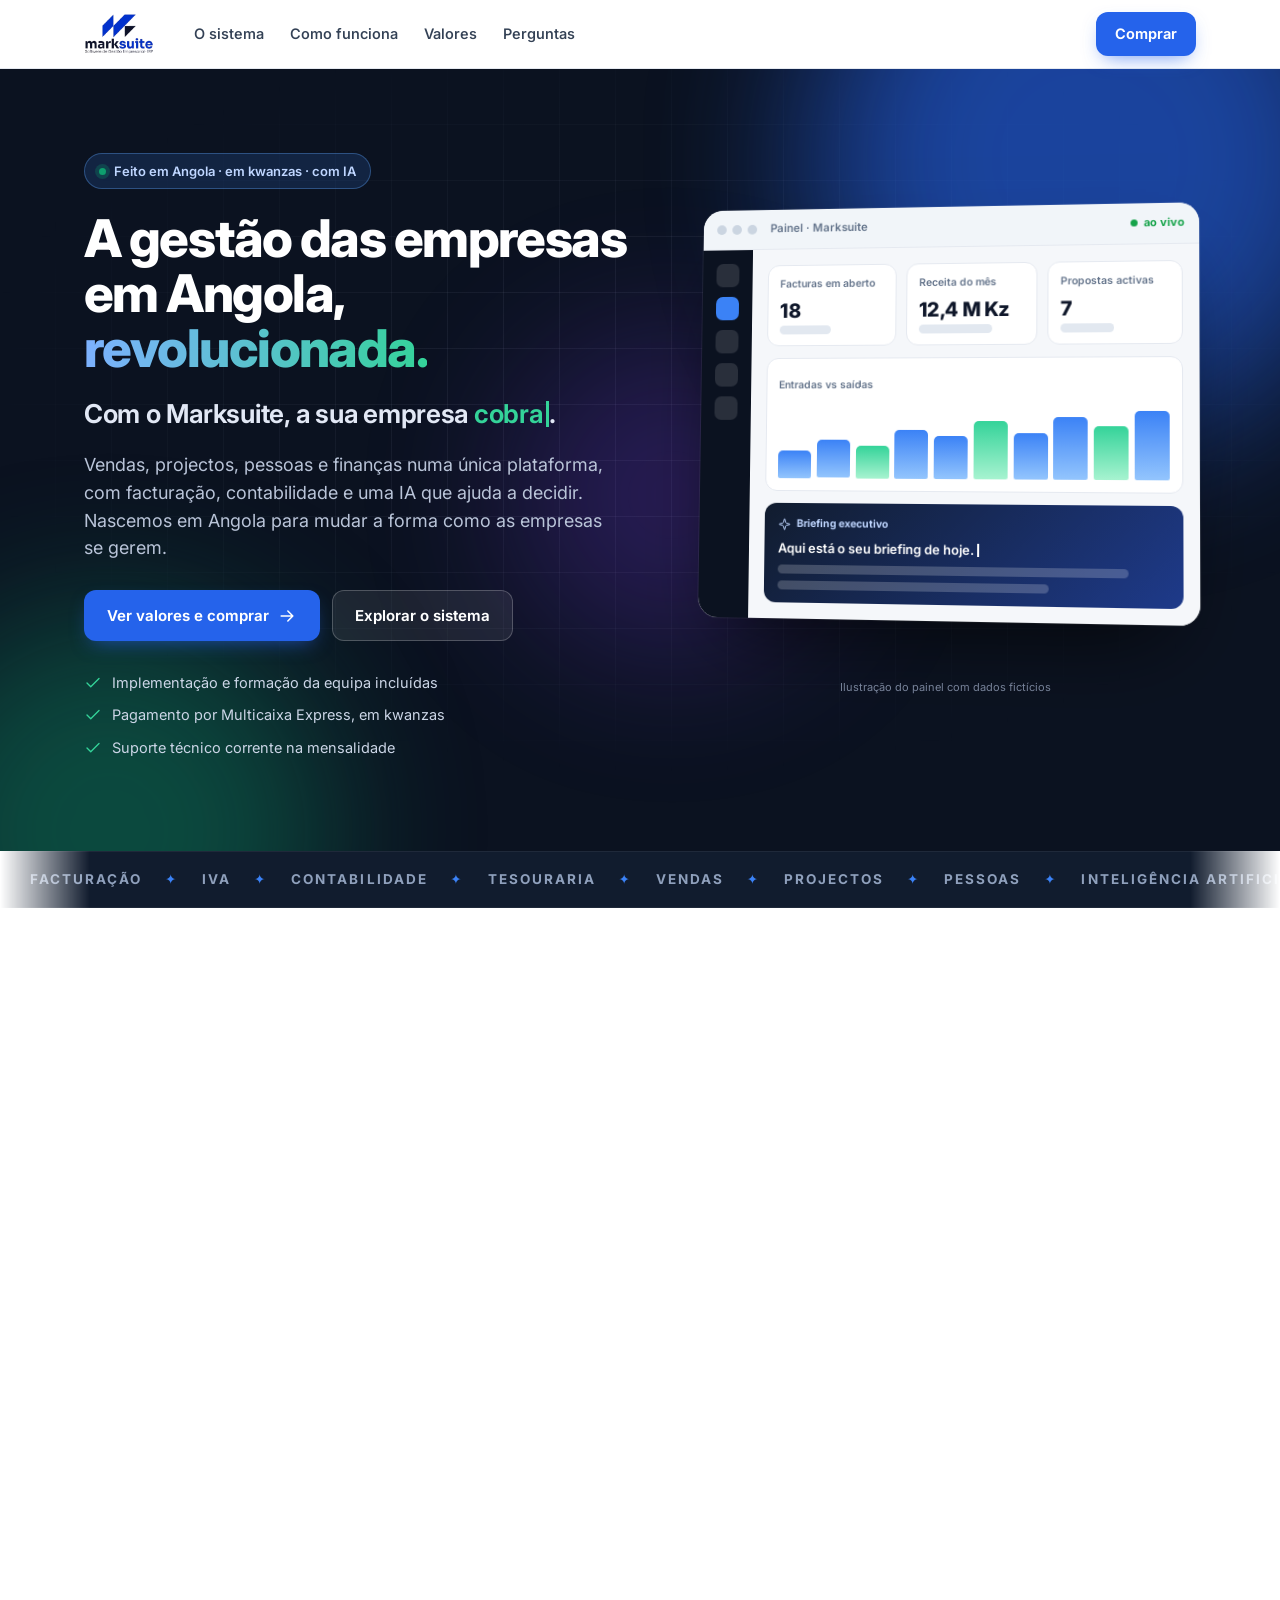
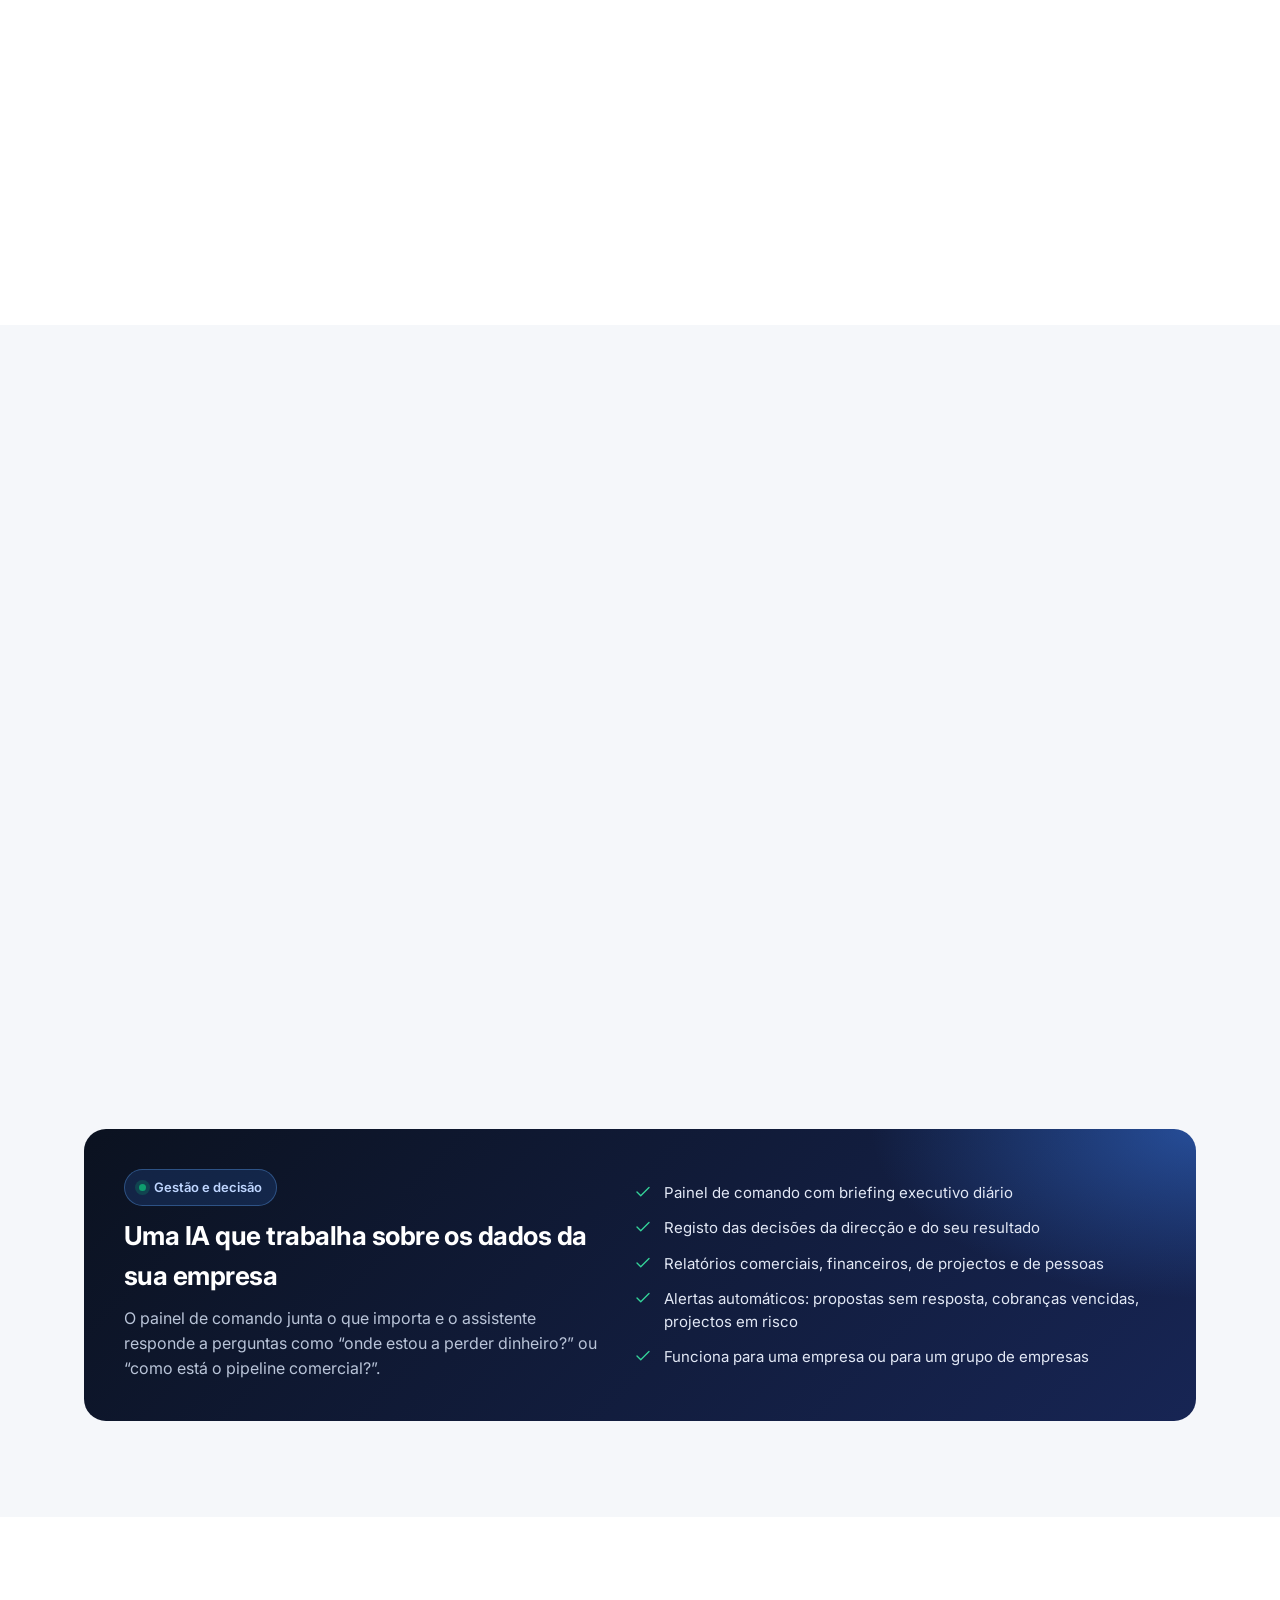
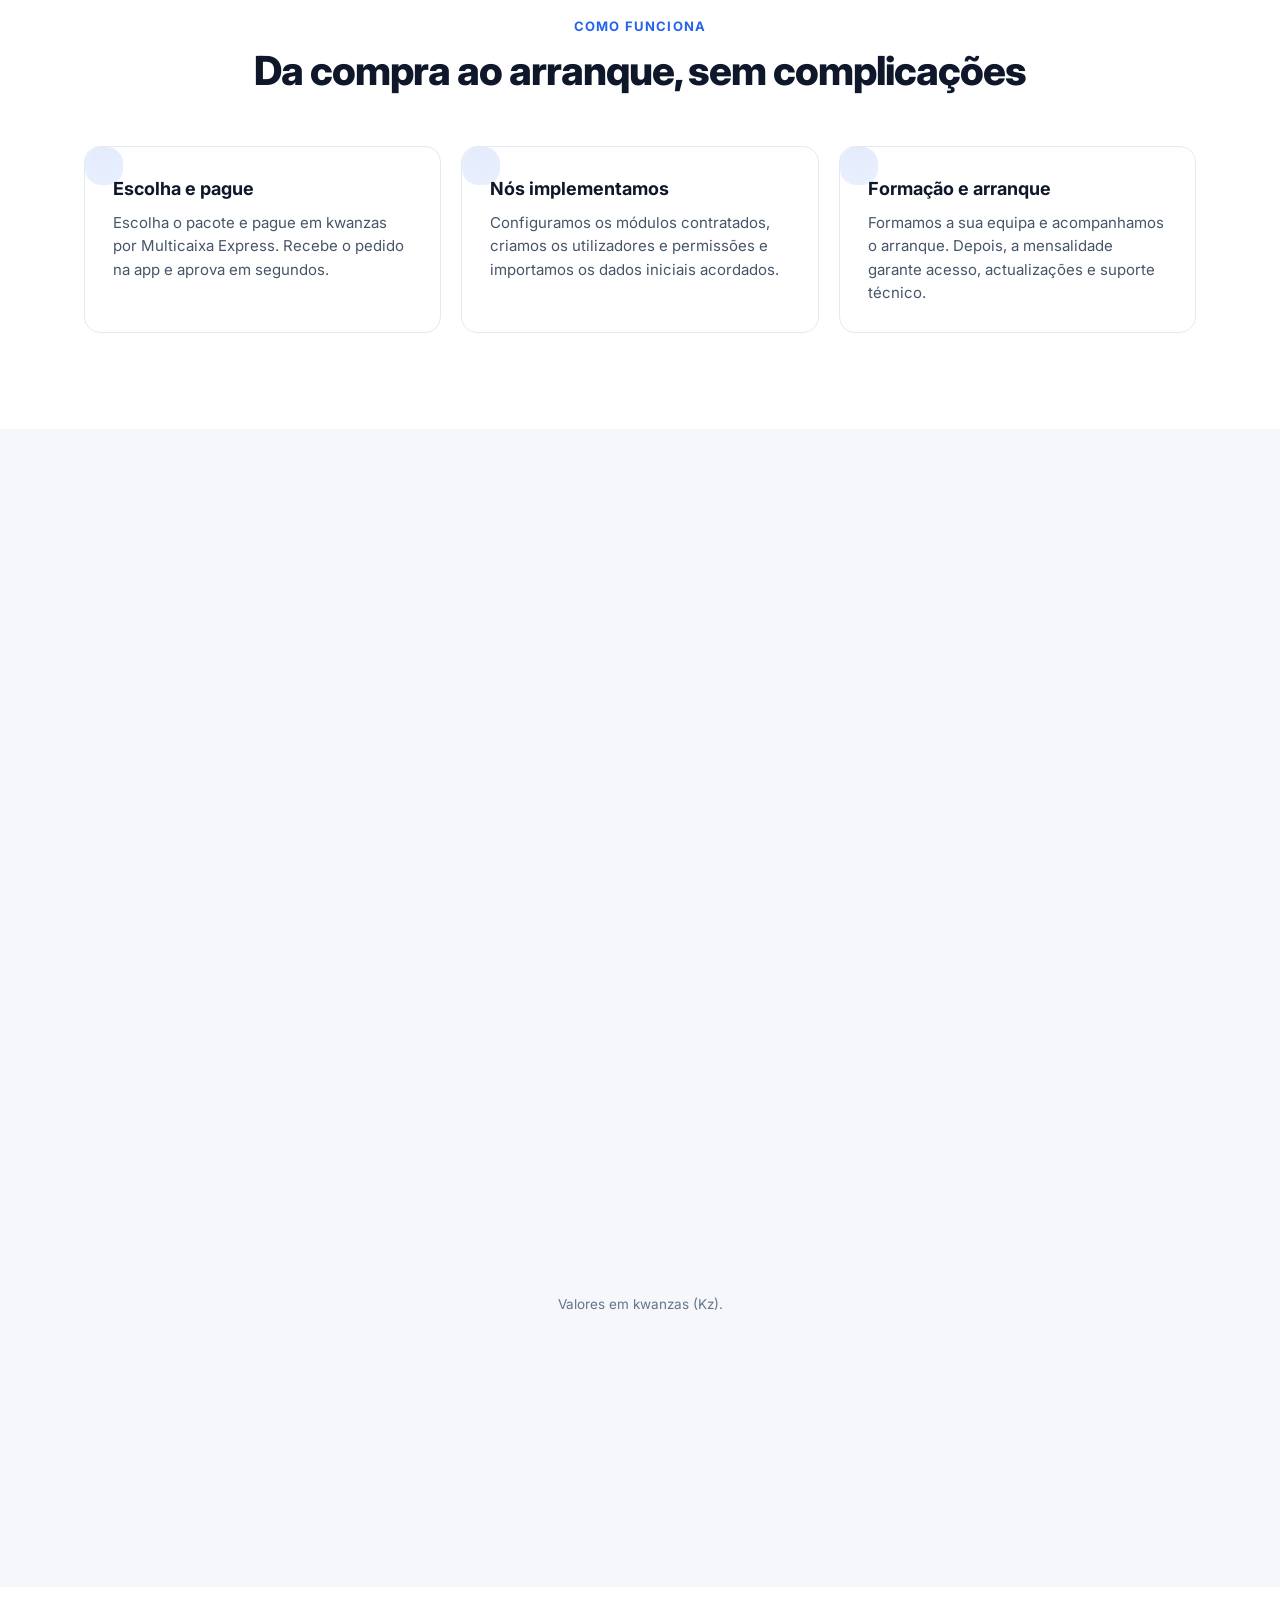
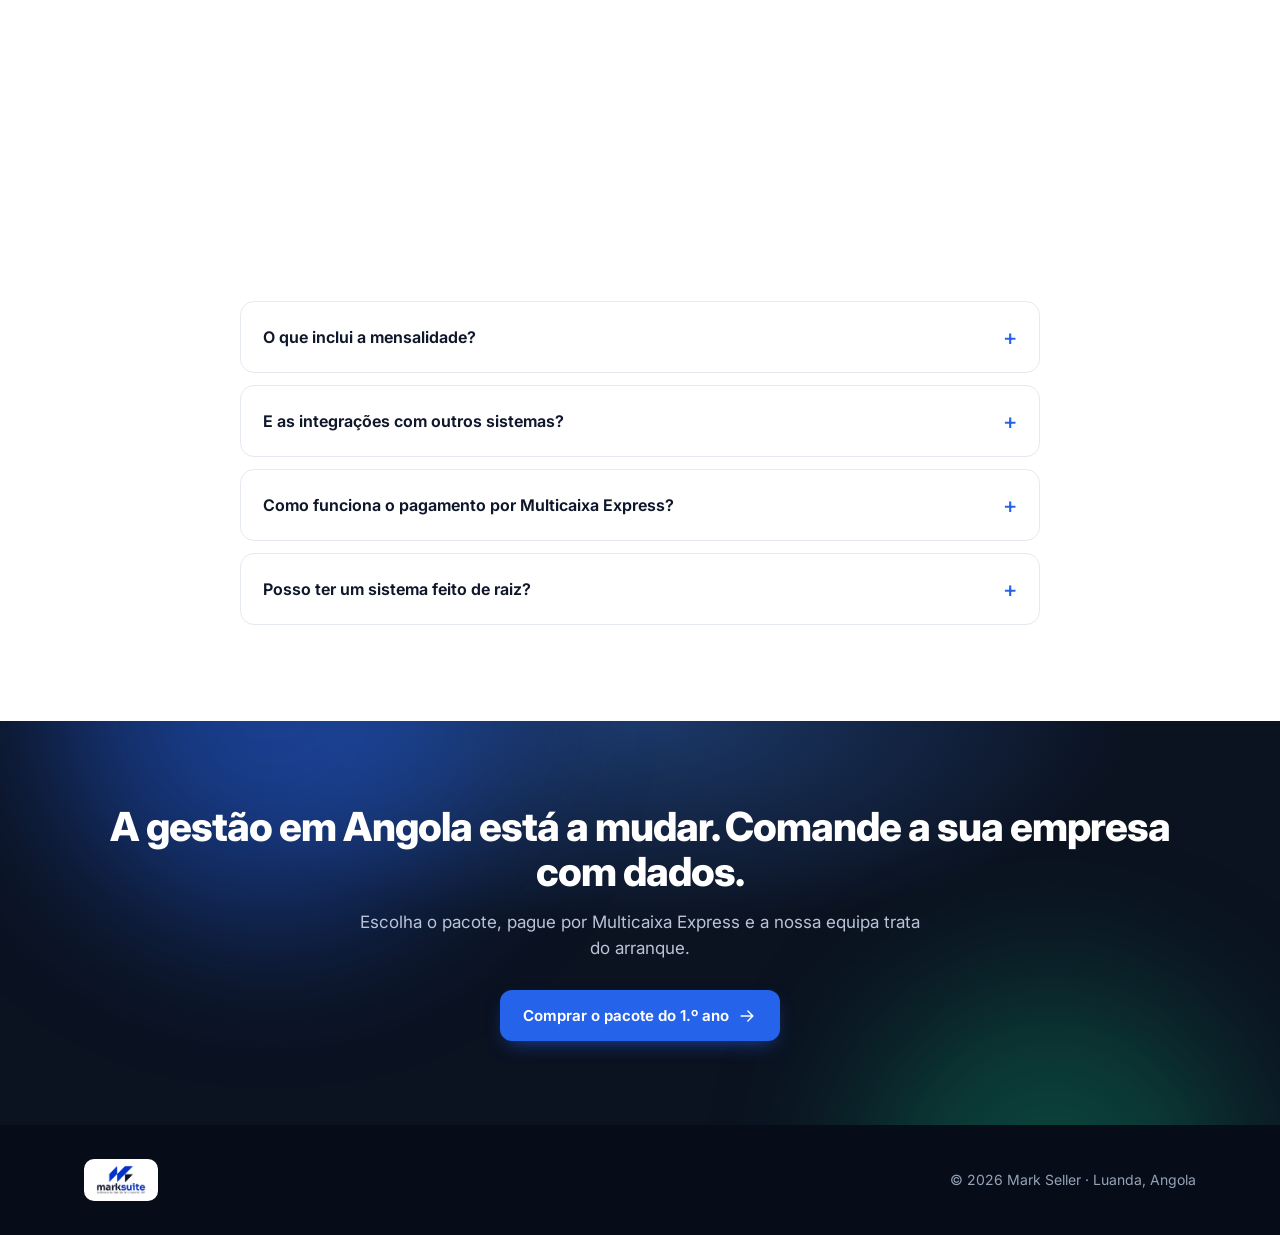
<file: index.html>
<!doctype html>
<html lang="pt-AO">
<head>
<meta charset="utf-8">
<meta name="viewport" content="width=device-width, initial-scale=1">
<title>Marksuite — A gestão empresarial de Angola, revolucionada</title>
<meta name="description" content="CRM, projectos, pessoas, facturação e finanças numa única plataforma, com inteligência artificial. Feito em Angola, em kwanzas. Pague por Multicaixa Express.">
<meta name="theme-color" content="#0B1220">
<link rel="icon" type="image/png" href="assets/logo.png">
<link rel="preconnect" href="https://fonts.googleapis.com">
<link rel="preconnect" href="https://fonts.gstatic.com" crossorigin>
<link href="https://fonts.googleapis.com/css2?family=Inter:wght@400;500;600;700;800&display=swap" rel="stylesheet">
<script>document.documentElement.className += ' js';</script>
<link rel="stylesheet" href="css/styles.css">
<link rel="stylesheet" href="css/motion.css">
</head>
<body>

<svg width="0" height="0" style="position:absolute" aria-hidden="true">
  <symbol id="i-file" viewBox="0 0 24 24"><path d="M14 2H6a2 2 0 0 0-2 2v16a2 2 0 0 0 2 2h12a2 2 0 0 0 2-2V8z"/><path d="M14 2v6h6M16 13H8M16 17H8M10 9H8"/></symbol>
  <symbol id="i-calc" viewBox="0 0 24 24"><rect width="16" height="20" x="4" y="2" rx="2"/><path d="M8 6h8M16 14v4M16 10h.01M12 10h.01M8 10h.01M12 14h.01M8 14h.01M12 18h.01M8 18h.01"/></symbol>
  <symbol id="i-wallet" viewBox="0 0 24 24"><path d="M19 7V4a1 1 0 0 0-1-1H5a2 2 0 0 0 0 4h15a1 1 0 0 1 1 1v4h-3a2 2 0 0 0 0 4h3a1 1 0 0 0 1-1v-2a1 1 0 0 0-1-1"/><path d="M3 5v14a2 2 0 0 0 2 2h15a1 1 0 0 0 1-1v-4"/></symbol>
  <symbol id="i-trend" viewBox="0 0 24 24"><path d="m22 7-8.5 8.5-5-5L2 17"/><path d="M16 7h6v6"/></symbol>
  <symbol id="i-folder" viewBox="0 0 24 24"><path d="M20 20a2 2 0 0 0 2-2V8a2 2 0 0 0-2-2h-7.9a2 2 0 0 1-1.7-.9L9.6 3.9A2 2 0 0 0 7.9 3H4a2 2 0 0 0-2 2v13a2 2 0 0 0 2 2Z"/></symbol>
  <symbol id="i-users" viewBox="0 0 24 24"><path d="M16 21v-2a4 4 0 0 0-4-4H6a4 4 0 0 0-4 4v2"/><circle cx="9" cy="7" r="4"/><path d="M22 21v-2a4 4 0 0 0-3-3.9M16 3.1a4 4 0 0 1 0 7.8"/></symbol>
  <symbol id="i-spark" viewBox="0 0 24 24"><path d="M9.9 15.5A2 2 0 0 0 8.5 14.1l-6.1-1.6a.5.5 0 0 1 0-1L8.5 9.9A2 2 0 0 0 9.9 8.5l1.6-6.1a.5.5 0 0 1 1 0l1.6 6.1a2 2 0 0 0 1.4 1.4l6.1 1.6a.5.5 0 0 1 0 1l-6.1 1.6a2 2 0 0 0-1.4 1.4l-1.6 6.1a.5.5 0 0 1-1 0z"/></symbol>
  <symbol id="i-check" viewBox="0 0 24 24"><path d="M20 6 9 17l-5-5"/></symbol>
  <symbol id="i-x" viewBox="0 0 24 24"><path d="M18 6 6 18M6 6l12 12"/></symbol>
  <symbol id="i-phone" viewBox="0 0 24 24"><rect width="14" height="20" x="5" y="2" rx="2"/><path d="M12 18h.01"/></symbol>
  <symbol id="i-wa" viewBox="0 0 24 24"><path d="M21 11.5a8.4 8.4 0 0 1-12.4 7.4L3 21l2.1-5.4A8.4 8.4 0 1 1 21 11.5z"/></symbol>
  <symbol id="i-arrow" viewBox="0 0 24 24"><path d="M5 12h14M13 6l6 6-6 6"/></symbol>
  <symbol id="i-swap" viewBox="0 0 24 24"><path d="m8 7-5 5 5 5M16 7l5 5-5 5"/></symbol>
</svg>

<div class="progress" id="prog" aria-hidden="true"></div>

<header class="top" id="hdr">
  <div class="wrap">
    <a class="brand" href="#topo" aria-label="Marksuite — início"><img src="assets/logo.png" alt="Marksuite — Software de Gestão Empresarial ERP" width="70" height="42"></a>
    <nav class="nav" aria-label="Principal">
      <a href="#sistema">O sistema</a>
      <a href="#como-funciona">Como funciona</a>
      <a href="#valores">Valores</a>
      <a href="#perguntas">Perguntas</a>
    </nav>
    <a class="btn btn-primary mag" href="#valores">Comprar</a>
  </div>
</header>

<main id="topo">

<!-- ================= HERÓI ================= -->
<section class="hero" id="hero">
  <div class="hero-bg" aria-hidden="true">
    <div class="grid"></div>
    <div class="orb o1"></div><div class="orb o2"></div><div class="orb o3"></div>
  </div>
  <div class="wrap">
    <div class="hero-copy">
      <span class="pill" data-reveal><i></i> Feito em Angola · em kwanzas · com IA</span>
      <h1 data-reveal data-delay="80">A gestão das empresas em Angola, <em>revolucionada.</em></h1>
      <p class="rotline" data-reveal data-delay="160">Com o Marksuite, a sua empresa <span class="nw"><span class="rot" id="rot" data-words="factura,cobra,contabiliza,planeia,decide,cresce">factura</span><span class="caret" aria-hidden="true"></span>.</span></p>
      <p class="lead" data-reveal data-delay="220">Vendas, projectos, pessoas e finanças numa única plataforma, com facturação, contabilidade e uma IA que ajuda a decidir. Nascemos em Angola para mudar a forma como as empresas se gerem.</p>
      <div class="cta" data-reveal data-delay="300">
        <a class="btn btn-primary mag shine" href="#valores">Ver valores e comprar <svg class="ic"><use href="#i-arrow"/></svg></a>
        <a class="btn btn-ghost mag" href="#sistema">Explorar o sistema</a>
      </div>
      <ul class="ticks" data-reveal data-delay="380">
        <li><svg class="ic"><use href="#i-check"/></svg> Implementação e formação da equipa incluídas</li>
        <li><svg class="ic"><use href="#i-check"/></svg> Pagamento por Multicaixa Express, em kwanzas</li>
        <li><svg class="ic"><use href="#i-check"/></svg> Suporte técnico corrente na mensalidade</li>
      </ul>
    </div>

    <div class="stage" data-reveal="scale" data-delay="200">
      <div class="mock tilt" id="tilt" aria-hidden="true">
        <div class="mock-bar"><i></i><i></i><i></i><span>Painel · Marksuite</span><em class="live"><b></b> ao vivo</em></div>
        <div class="mock-body">
          <aside class="mock-side"><b></b><b class="on"></b><b></b><b></b><b></b></aside>
          <div class="mock-main">
            <div class="tiles">
              <div class="tile"><small>Facturas em aberto</small><strong data-count="18" data-delay="900">18</strong><span class="sk w50"></span></div>
              <div class="tile"><small>Receita do mês</small><strong data-count="12.4" data-dec="1" data-suffix=" M Kz" data-delay="1100">12,4 M Kz</strong><span class="sk w70"></span></div>
              <div class="tile"><small>Propostas activas</small><strong data-count="7" data-delay="1300">7</strong><span class="sk w50"></span></div>
            </div>
            <div class="chart"><small>Entradas vs saídas</small>
              <div class="bars"><i style="--h:38%"></i><i style="--h:52%"></i><i style="--h:44%"></i><i style="--h:66%"></i><i style="--h:58%"></i><i style="--h:78%"></i><i style="--h:62%"></i><i style="--h:84%"></i><i style="--h:72%"></i><i style="--h:92%"></i></div>
            </div>
            <div class="brief"><small><svg class="ic"><use href="#i-spark"/></svg> Briefing executivo</small><p id="tw">Aqui está o seu briefing de hoje.</p><span class="sk w90"></span><span class="sk w70"></span></div>
          </div>
        </div>
      </div>
      <div class="toast t1" aria-hidden="true"><span class="ti g"><svg class="ic"><use href="#i-check"/></svg></span><div><b>Factura emitida</b><small>Cliente avisado por WhatsApp</small></div></div>
      <div class="toast t2" aria-hidden="true"><span class="ti b"><svg class="ic"><use href="#i-wallet"/></svg></span><div><b>Pagamento recebido</b><small>Caixa actualizada</small></div></div>
      <div class="toast t3" aria-hidden="true"><span class="ti a"><svg class="ic"><use href="#i-trend"/></svg></span><div><b>Proposta sem resposta</b><small>Alerta automático</small></div></div>
      <div class="toast t4" aria-hidden="true"><span class="ti p"><svg class="ic"><use href="#i-spark"/></svg></span><div><b>Briefing pronto</b><small>Gerado pela IA</small></div></div>
      <p class="mock-note">Ilustração do painel com dados fictícios</p>
    </div>
  </div>
</section>

<div class="marquee" aria-hidden="true"><div class="track">
  <span>Facturação</span><span>IVA</span><span>Contabilidade</span><span>Tesouraria</span><span>Vendas</span><span>Projectos</span><span>Pessoas</span><span>Inteligência artificial</span><span>Multicaixa Express</span><span>Kwanzas</span>
  <span>Facturação</span><span>IVA</span><span>Contabilidade</span><span>Tesouraria</span><span>Vendas</span><span>Projectos</span><span>Pessoas</span><span>Inteligência artificial</span><span>Multicaixa Express</span><span>Kwanzas</span>
</div></div>

<!-- ================= ANTES / DEPOIS ================= -->
<section class="sec" id="mudanca">
  <div class="wrap">
    <div class="head center" data-reveal>
      <span class="eyebrow">A mudança</span>
      <h2>Da confusão ao comando</h2>
      <p class="sub">Compare o dia a dia da empresa antes e depois do Marksuite.<span class="only-d"> Arraste o seletor.</span></p>
    </div>
    <div class="ba" id="ba" style="--p:50%" data-reveal="scale">
      <div class="ba-side ba-before">
        <div class="ba-tag">Antes</div>
        <ul>
          <li><span class="ba-ic"><svg class="ic"><use href="#i-x"/></svg></span>Facturas feitas à mão, uma a uma</li>
          <li><span class="ba-ic"><svg class="ic"><use href="#i-x"/></svg></span>Contas espalhadas em folhas de Excel</li>
          <li><span class="ba-ic"><svg class="ic"><use href="#i-x"/></svg></span>Caixa sem visibilidade do que entra e sai</li>
          <li><span class="ba-ic"><svg class="ic"><use href="#i-x"/></svg></span>Cobranças e propostas que ninguém lembrou</li>
          <li><span class="ba-ic"><svg class="ic"><use href="#i-x"/></svg></span>Decisões tomadas por intuição</li>
        </ul>
      </div>
      <div class="ba-side ba-after">
        <div class="ba-tag">Com o Marksuite</div>
        <ul>
          <li><span class="ba-ic"><svg class="ic"><use href="#i-check"/></svg></span>Facturas com IVA, QR code e hash, e o cliente avisado por WhatsApp</li>
          <li><span class="ba-ic"><svg class="ic"><use href="#i-check"/></svg></span>Lançamentos contabilísticos gerados pela facturação</li>
          <li><span class="ba-ic"><svg class="ic"><use href="#i-check"/></svg></span>Fluxo de caixa e facturas em aberto num só painel</li>
          <li><span class="ba-ic"><svg class="ic"><use href="#i-check"/></svg></span>Alertas de cobranças vencidas e propostas sem resposta</li>
          <li><span class="ba-ic"><svg class="ic"><use href="#i-check"/></svg></span>Briefing diário e uma IA que responde sobre os seus dados</li>
        </ul>
      </div>
      <div class="ba-handle" aria-hidden="true"><span><svg class="ic"><use href="#i-swap"/></svg></span></div>
      <input id="ba-range" type="range" min="0" max="100" value="50" aria-label="Arraste para comparar antes e depois">
    </div>
  </div>
</section>

<!-- ================= EXPLORADOR DO SISTEMA ================= -->
<section class="sec alt" id="sistema">
  <div class="wrap">
    <div class="head center" data-reveal>
      <span class="eyebrow">O sistema</span>
      <h2>Seis áreas. Uma só base de dados.</h2>
      <p class="sub">Cada operação alimenta as outras: uma factura emitida gera o lançamento contabilístico, actualiza a caixa e avisa o cliente.</p>
    </div>

    <div class="xp" id="xp" data-reveal>
      <div class="xp-tabs" role="tablist" aria-label="Áreas do sistema">
        <button class="xp-tab on" role="tab" id="t1" aria-controls="p1" aria-selected="true"><svg class="ic"><use href="#i-file"/></svg><span>Facturação</span><i></i></button>
        <button class="xp-tab" role="tab" id="t2" aria-controls="p2" aria-selected="false" tabindex="-1"><svg class="ic"><use href="#i-calc"/></svg><span>Contabilidade</span><i></i></button>
        <button class="xp-tab" role="tab" id="t3" aria-controls="p3" aria-selected="false" tabindex="-1"><svg class="ic"><use href="#i-wallet"/></svg><span>Tesouraria</span><i></i></button>
        <button class="xp-tab" role="tab" id="t4" aria-controls="p4" aria-selected="false" tabindex="-1"><svg class="ic"><use href="#i-trend"/></svg><span>Vendas</span><i></i></button>
        <button class="xp-tab" role="tab" id="t5" aria-controls="p5" aria-selected="false" tabindex="-1"><svg class="ic"><use href="#i-folder"/></svg><span>Projectos</span><i></i></button>
        <button class="xp-tab" role="tab" id="t6" aria-controls="p6" aria-selected="false" tabindex="-1"><svg class="ic"><use href="#i-users"/></svg><span>Pessoas</span><i></i></button>
      </div>

      <div class="xp-stage">
        <!-- 1 Facturação -->
        <div class="xp-panel on" role="tabpanel" id="p1" aria-labelledby="t1">
          <div class="xp-copy"><h3>Facturação</h3><p>Facturas, pró-formas, notas de crédito e de débito, guias de transporte e recibos, com numeração por série.</p>
            <ul><li><svg class="ic"><use href="#i-check"/></svg>IVA, QR code e hash em cada documento</li><li><svg class="ic"><use href="#i-check"/></svg>Cliente avisado por WhatsApp e e-mail: emissão, vencimento e pagamento</li><li><svg class="ic"><use href="#i-check"/></svg>Multa e juros de mora configuráveis</li></ul></div>
          <div class="xp-mock"><div class="doc">
            <div class="doc-h"><b>Factura · exemplo</b><span class="chip ok">Emitida</span></div>
            <div class="ln"><i></i><i class="w"></i><b>Item A</b></div><div class="ln"><i></i><i class="w2"></i><b>Item B</b></div><div class="ln"><i></i><i class="w3"></i><b>Item C</b></div>
            <div class="doc-f"><div class="qr"></div><div><small>Documento fiscal</small><strong>IVA · QR · hash</strong></div></div>
            <div class="flow3"><span class="chip ok s1">Emitida</span><span class="chip wa s2">Avisado por WhatsApp</span><span class="chip ok s3">Paga</span></div>
          </div></div>
        </div>
        <!-- 2 Contabilidade -->
        <div class="xp-panel" role="tabpanel" id="p2" aria-labelledby="t2" hidden>
          <div class="xp-copy"><h3>Contabilidade</h3><p>Cada factura gera o lançamento contabilístico, sem digitar duas vezes.</p>
            <ul><li><svg class="ic"><use href="#i-check"/></svg>Plano de contas e partidas dobradas</li><li><svg class="ic"><use href="#i-check"/></svg>Apuramento de IVA, liquidado e dedutível</li><li><svg class="ic"><use href="#i-check"/></svg>Estimativa de Imposto Industrial</li></ul></div>
          <div class="xp-mock"><div class="ledger">
            <div class="lh"><span>Conta</span><span>Débito</span><span>Crédito</span></div>
            <div class="lr r1"><span>Clientes</span><b></b><i></i></div><div class="lr r2"><span>Vendas</span><i></i><b></b></div><div class="lr r3"><span>IVA liquidado</span><i></i><b class="s"></b></div>
            <div class="vat"><small>IVA liquidado vs dedutível</small><div class="vb"><i class="a"></i><i class="b"></i></div></div>
          </div></div>
        </div>
        <!-- 3 Tesouraria -->
        <div class="xp-panel" role="tabpanel" id="p3" aria-labelledby="t3" hidden>
          <div class="xp-copy"><h3>Tesouraria</h3><p>Veja o que entra, o que sai e quem lhe deve.</p>
            <ul><li><svg class="ic"><use href="#i-check"/></svg>Fluxo de caixa e facturas em aberto</li><li><svg class="ic"><use href="#i-check"/></svg>Despesas e fornecedores</li><li><svg class="ic"><use href="#i-check"/></svg>Aprovação antes de lançar a despesa</li></ul></div>
          <div class="xp-mock"><div class="cash">
            <small>Entradas vs saídas</small>
            <div class="cb"><div><i class="in" style="--h:50%"></i><i class="out" style="--h:32%"></i></div><div><i class="in" style="--h:64%"></i><i class="out" style="--h:44%"></i></div><div><i class="in" style="--h:58%"></i><i class="out" style="--h:40%"></i></div><div><i class="in" style="--h:82%"></i><i class="out" style="--h:50%"></i></div><div><i class="in" style="--h:74%"></i><i class="out" style="--h:46%"></i></div></div>
            <div class="appr"><span>Despesa pendente</span><em><b class="ok">Aprovar</b><b class="no">Rejeitar</b></em></div>
          </div></div>
        </div>
        <!-- 4 Vendas -->
        <div class="xp-panel" role="tabpanel" id="p4" aria-labelledby="t4" hidden>
          <div class="xp-copy"><h3>Vendas (CRM)</h3><p>Do primeiro contacto à proposta, sem oportunidades esquecidas.</p>
            <ul><li><svg class="ic"><use href="#i-check"/></svg>Oportunidades e funil comercial</li><li><svg class="ic"><use href="#i-check"/></svg>Alerta de proposta sem resposta</li><li><svg class="ic"><use href="#i-check"/></svg>Alerta de cobrança vencida</li></ul></div>
          <div class="xp-mock"><div class="kan">
            <div class="kc"><small>Novo</small><i></i><i></i></div>
            <div class="kc"><small>Proposta</small><i></i><i class="alert"><em>Sem resposta</em></i></div>
            <div class="kc"><small>Fechado</small><i class="won"></i><i class="mover"></i></div>
          </div></div>
        </div>
        <!-- 5 Projectos -->
        <div class="xp-panel" role="tabpanel" id="p5" aria-labelledby="t5" hidden>
          <div class="xp-copy"><h3>Projectos</h3><p>Saiba o que está em risco antes de derrapar.</p>
            <ul><li><svg class="ic"><use href="#i-check"/></svg>Execução e progresso</li><li><svg class="ic"><use href="#i-check"/></svg>Dependências entre tarefas</li><li><svg class="ic"><use href="#i-check"/></svg>Risco de prazo calculado automaticamente</li></ul></div>
          <div class="xp-mock"><div class="gantt">
            <div class="gr"><span>Fase 1</span><div><i style="--w:92%"></i></div></div>
            <div class="gr"><span>Fase 2</span><div><i style="--w:68%"></i></div></div>
            <div class="gr risk"><span>Fase 3</span><div><i style="--w:34%"></i></div><em>Risco de prazo</em></div>
            <div class="gr"><span>Fase 4</span><div><i style="--w:12%"></i></div></div>
          </div></div>
        </div>
        <!-- 6 Pessoas -->
        <div class="xp-panel" role="tabpanel" id="p6" aria-labelledby="t6" hidden>
          <div class="xp-copy"><h3>Pessoas</h3><p>A equipa e a sua capacidade num só lugar.</p>
            <ul><li><svg class="ic"><use href="#i-check"/></svg>Colaboradores e capacidade</li><li><svg class="ic"><use href="#i-check"/></svg>Formação interna e desenvolvimento</li><li><svg class="ic"><use href="#i-check"/></svg>Acesso por utilizador e permissões</li></ul></div>
          <div class="xp-mock"><div class="team">
            <div class="tr"><u class="av a1"></u><span>Capacidade</span><div><i style="--w:84%"></i></div></div>
            <div class="tr"><u class="av a2"></u><span>Capacidade</span><div><i style="--w:62%"></i></div></div>
            <div class="tr"><u class="av a3"></u><span>Capacidade</span><div><i style="--w:76%"></i></div></div>
            <div class="tr tr-f"><u class="av a4"></u><span>Formação</span><div><i style="--w:55%"></i></div></div>
          </div></div>
        </div>
      </div>
    </div>

    <div class="ai" data-reveal>
      <div>
        <span class="pill"><i></i> Gestão e decisão</span>
        <h3>Uma IA que trabalha sobre os dados da sua empresa</h3>
        <p>O painel de comando junta o que importa e o assistente responde a perguntas como “onde estou a perder dinheiro?” ou “como está o pipeline comercial?”.</p>
      </div>
      <ul data-stagger>
        <li><svg class="ic"><use href="#i-check"/></svg> Painel de comando com briefing executivo diário</li>
        <li><svg class="ic"><use href="#i-check"/></svg> Registo das decisões da direcção e do seu resultado</li>
        <li><svg class="ic"><use href="#i-check"/></svg> Relatórios comerciais, financeiros, de projectos e de pessoas</li>
        <li><svg class="ic"><use href="#i-check"/></svg> Alertas automáticos: propostas sem resposta, cobranças vencidas, projectos em risco</li>
        <li><svg class="ic"><use href="#i-check"/></svg> Funciona para uma empresa ou para um grupo de empresas</li>
      </ul>
    </div>
  </div>
</section>

<!-- ================= COMO FUNCIONA ================= -->
<section class="sec" id="como-funciona">
  <div class="wrap">
    <div class="head center" data-reveal>
      <span class="eyebrow">Como funciona</span>
      <h2>Da compra ao arranque, sem complicações</h2>
    </div>
    <div class="steps" data-stagger>
      <div class="step spot"><h3>Escolha e pague</h3><p>Escolha o pacote e pague em kwanzas por Multicaixa Express. Recebe o pedido na app e aprova em segundos.</p></div>
      <div class="step spot"><h3>Nós implementamos</h3><p>Configuramos os módulos contratados, criamos os utilizadores e permissões e importamos os dados iniciais acordados.</p></div>
      <div class="step spot"><h3>Formação e arranque</h3><p>Formamos a sua equipa e acompanhamos o arranque. Depois, a mensalidade garante acesso, actualizações e suporte técnico.</p></div>
    </div>
  </div>
</section>

<!-- ================= VALORES ================= -->
<section class="sec alt" id="valores">
  <div class="wrap">
    <div class="head center" data-reveal>
      <span class="eyebrow">Valores</span>
      <h2>Valores claros, em kwanzas</h2>
      <p class="sub">Um pagamento de implementação e uma mensalidade fixa. Escolha o pacote e compre já.</p>
    </div>
    <div class="prices" data-stagger>
      <article class="price spot">
        <h3>Implementação</h3><p class="kind">Pagamento único</p>
        <div class="amount"><span data-count="1500000" data-kz>1.500.000</span> <small>Kz</small></div><p class="calc">&nbsp;</p>
        <ul>
          <li><svg class="ic"><use href="#i-check"/></svg> Configuração dos módulos contratados</li>
          <li><svg class="ic"><use href="#i-check"/></svg> Utilizadores e permissões</li>
          <li><svg class="ic"><use href="#i-check"/></svg> Importação inicial dos dados acordados</li>
          <li><svg class="ic"><use href="#i-check"/></svg> Formação da equipa</li>
          <li><svg class="ic"><use href="#i-check"/></svg> Acompanhamento no arranque</li>
        </ul>
        <a class="btn btn-line btn-block mag" href="checkout.html?plano=implementacao">Comprar</a>
      </article>

      <article class="price spot">
        <h3>Mensalidade</h3><p class="kind">Por mês</p>
        <div class="amount"><span data-count="150000" data-kz>150.000</span> <small>Kz / mês</small></div><p class="calc">&nbsp;</p>
        <ul>
          <li><svg class="ic"><use href="#i-check"/></svg> Acesso à plataforma</li>
          <li><svg class="ic"><use href="#i-check"/></svg> Alojamento</li>
          <li><svg class="ic"><use href="#i-check"/></svg> Actualizações</li>
          <li><svg class="ic"><use href="#i-check"/></svg> Suporte técnico corrente</li>
        </ul>
        <p class="note">Integrações com outros sistemas, migrações complexas e funcionalidades personalizadas são orçamentadas à parte.</p>
        <a class="btn btn-line btn-block mag" href="checkout.html?plano=mensalidade">Comprar</a>
      </article>

      <article class="price hot spot">
        <span class="badge">Melhor para começar</span>
        <h3>Pacote do 1.º ano</h3><p class="kind">Implementação + 12 mensalidades</p>
        <div class="amount"><span data-count="3300000" data-kz>3.300.000</span> <small>Kz</small></div><p class="calc">1.500.000 + 12 × 150.000 Kz</p>
        <ul>
          <li><svg class="ic"><use href="#i-check"/></svg> Implementação completa</li>
          <li><svg class="ic"><use href="#i-check"/></svg> 12 meses de acesso, alojamento e actualizações</li>
          <li><svg class="ic"><use href="#i-check"/></svg> Suporte técnico durante 12 meses</li>
          <li><svg class="ic"><use href="#i-check"/></svg> Formação e acompanhamento no arranque</li>
        </ul>
        <a class="btn btn-primary btn-block mag shine" href="checkout.html?plano=ano">Comprar pacote</a>
      </article>

      <article class="price spot">
        <h3>Desenvolvimento de raiz</h3><p class="kind">Sistema à medida da sua empresa</p>
        <div class="amount range">15 a 30 milhões <small>Kz</small></div><p class="calc">Referência para uma 1.ª versão operacional</p>
        <ul>
          <li><svg class="ic"><use href="#i-check"/></svg> O orçamento final depende dos módulos, integrações, automação e funcionalidades de IA</li>
          <li><svg class="ic"><use href="#i-check"/></svg> Manutenção, alojamento e entrega do código-fonte definidos na proposta</li>
        </ul>
        <a class="btn btn-line btn-block mag" data-whatsapp="Olá! Quero um orçamento para um sistema desenvolvido de raiz." href="#perguntas">Pedir orçamento</a>
        <p class="note" data-sem-whatsapp hidden style="margin:auto 0 0">Fale com a nossa equipa para receber o orçamento.</p>
      </article>
    </div>
    <p class="fine">Valores em kwanzas (Kz).</p>

    <div class="pay" data-reveal>
      <div class="ico"><svg class="ic"><use href="#i-phone"/></svg></div>
      <div>
        <h3>Pague pela app Multicaixa Express</h3>
        <p>No checkout introduz o número do telemóvel associado ao Multicaixa Express, recebe o pedido de pagamento na app e aprova. Nunca lhe pedimos o PIN nem dados de cartão.</p>
      </div>
    </div>
  </div>
</section>

<!-- ================= FAQ ================= -->
<section class="sec" id="perguntas">
  <div class="wrap">
    <div class="head center" data-reveal><span class="eyebrow">Perguntas frequentes</span><h2>Ainda com dúvidas?</h2></div>
    <div class="faq" data-stagger>
      <details><summary>O que inclui a implementação?</summary><p>A configuração dos módulos contratados, a criação de utilizadores e permissões, a importação inicial dos dados acordados, a formação da equipa e o acompanhamento no arranque. É um pagamento único.</p></details>
      <details><summary>O que inclui a mensalidade?</summary><p>O acesso à plataforma, o alojamento, as actualizações e o suporte técnico corrente.</p></details>
      <details><summary>E as integrações com outros sistemas?</summary><p>Integrações com outros sistemas, migrações complexas e funcionalidades personalizadas são orçamentadas à parte, depois de percebermos o que precisa.</p></details>
      <details><summary>Como funciona o pagamento por Multicaixa Express?</summary><p>No checkout indica o número de telemóvel associado ao Multicaixa Express. Recebe um pedido de pagamento na app e tem cerca de 60 segundos para o aprovar. A página mostra a confirmação assim que o pagamento é aprovado.</p></details>
      <details><summary>Posso ter um sistema feito de raiz?</summary><p>Sim. Como referência inicial para uma primeira versão operacional, o investimento é de 15 a 30 milhões de Kz. O orçamento final depende dos módulos, das integrações, do nível de automação e das funcionalidades de inteligência artificial. Manutenção, alojamento e condições de entrega do código-fonte ficam definidos na proposta.</p></details>
    </div>
  </div>
</section>

<section class="final" id="fim">
  <div class="final-bg" aria-hidden="true"><div class="orb o1"></div><div class="orb o3"></div></div>
  <div class="wrap" data-reveal>
    <h2>A gestão em Angola está a mudar. Comande a sua empresa com dados.</h2>
    <p>Escolha o pacote, pague por Multicaixa Express e a nossa equipa trata do arranque.</p>
    <div class="cta">
      <a class="btn btn-primary mag shine" href="checkout.html?plano=ano">Comprar o pacote do 1.º ano <svg class="ic"><use href="#i-arrow"/></svg></a>
      <a class="btn btn-ghost mag" data-whatsapp="Olá! Quero saber mais sobre o Marksuite." href="#valores"><svg class="ic"><use href="#i-wa"/></svg> Falar com a equipa</a>
    </div>
  </div>
</section>
</main>

<footer>
  <div class="wrap">
    <span class="lg"><img src="assets/logo.png" alt="Marksuite" width="50" height="30"></span>
    <span>© 2026 Mark Seller · Luanda, Angola</span>
  </div>
</footer>

<a class="sticky-cta" id="sticky" href="#valores">Ver valores e comprar <svg class="ic"><use href="#i-arrow"/></svg></a>

<script src="js/config.js"></script>
<script src="js/site.js"></script>
<script src="js/motion.js"></script>
</body>
</html>
</file>
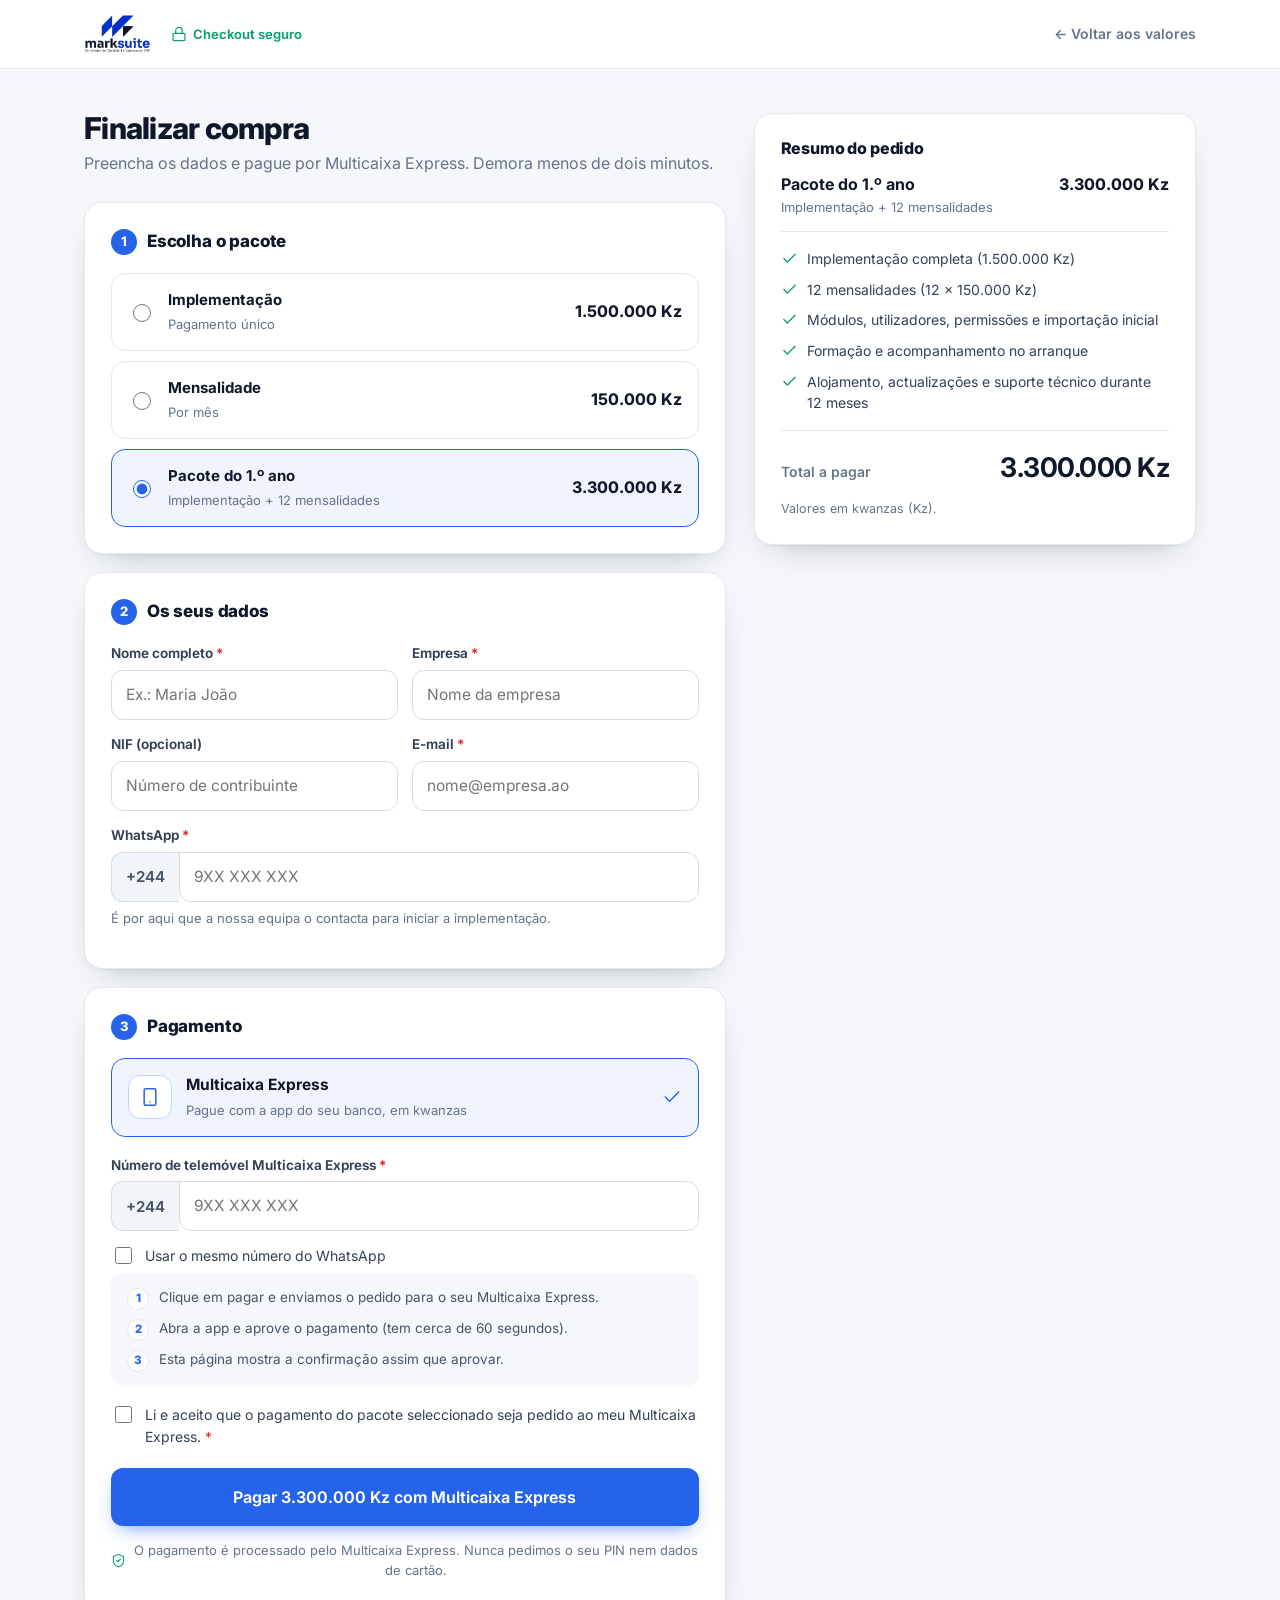
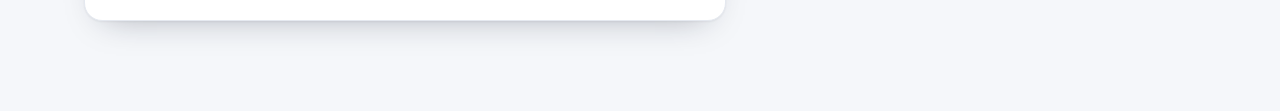
<file: checkout.html>
<!doctype html>
<html lang="pt-AO">
<head>
<meta charset="utf-8">
<meta name="viewport" content="width=device-width, initial-scale=1">
<title>Checkout — Marksuite</title>
<meta name="robots" content="noindex">
<meta name="theme-color" content="#0B1220">
<link rel="icon" type="image/png" href="assets/logo.png">
<link rel="preconnect" href="https://fonts.googleapis.com">
<link rel="preconnect" href="https://fonts.gstatic.com" crossorigin>
<link href="https://fonts.googleapis.com/css2?family=Inter:wght@400;500;600;700;800&display=swap" rel="stylesheet">
<link rel="stylesheet" href="css/styles.css">
</head>
<body>

<svg width="0" height="0" style="position:absolute" aria-hidden="true">
  <symbol id="i-check" viewBox="0 0 24 24"><path d="M20 6 9 17l-5-5"/></symbol>
  <symbol id="i-x" viewBox="0 0 24 24"><path d="M18 6 6 18M6 6l12 12"/></symbol>
  <symbol id="i-lock" viewBox="0 0 24 24"><rect width="18" height="11" x="3" y="11" rx="2"/><path d="M7 11V7a5 5 0 0 1 10 0v4"/></symbol>
  <symbol id="i-phone" viewBox="0 0 24 24"><rect width="14" height="20" x="5" y="2" rx="2"/><path d="M12 18h.01"/></symbol>
  <symbol id="i-shield" viewBox="0 0 24 24"><path d="M20 13c0 5-3.5 7.5-7.7 8.9a1 1 0 0 1-.6 0C7.5 20.5 4 18 4 13V6a1 1 0 0 1 1-1c2 0 4.5-1.2 6.2-2.7a1.2 1.2 0 0 1 1.6 0C14.5 3.8 17 5 19 5a1 1 0 0 1 1 1z"/><path d="m9 12 2 2 4-4"/></symbol>
</svg>

<header class="co-top">
  <div class="wrap">
    <a href="index.html" aria-label="Marksuite — início"><img src="assets/logo.png" alt="Marksuite" height="40" width="67" style="height:40px;display:block"></a>
    <span class="secure"><svg class="ic"><use href="#i-lock"/></svg> Checkout seguro</span>
    <a class="back" href="index.html#valores">← Voltar aos valores</a>
  </div>
</header>

<main class="co">
  <div class="wrap">
    <div id="demo" class="demo-banner" hidden>Modo demonstração: nenhum pedido é enviado e nenhum pagamento é feito.</div>

    <div class="co-grid">
      <div>
        <!-- FORMULÁRIO -->
        <div id="v-form">
          <h1>Finalizar compra</h1>
          <p class="intro">Preencha os dados e pague por Multicaixa Express. Demora menos de dois minutos.</p>

          <form id="f" novalidate>
            <section class="box" aria-labelledby="t1">
              <h2 id="t1"><span>1</span> Escolha o pacote</h2>
              <div class="opts" id="planos" role="radiogroup" aria-labelledby="t1"></div>
            </section>

            <section class="box" aria-labelledby="t2">
              <h2 id="t2"><span>2</span> Os seus dados</h2>
              <div class="row2">
                <div class="f" data-f="nome"><label for="nome">Nome completo <i>*</i></label><input id="nome" name="nome" type="text" autocomplete="name" placeholder="Ex.: Maria João"><div class="msg">Indique o seu nome completo.</div></div>
                <div class="f" data-f="empresa"><label for="empresa">Empresa <i>*</i></label><input id="empresa" name="empresa" type="text" autocomplete="organization" placeholder="Nome da empresa"><div class="msg">Indique o nome da empresa.</div></div>
              </div>
              <div class="row2">
                <div class="f" data-f="nif"><label for="nif">NIF (opcional)</label><input id="nif" name="nif" type="text" inputmode="numeric" autocomplete="off" placeholder="Número de contribuinte"></div>
                <div class="f" data-f="email"><label for="email">E-mail <i>*</i></label><input id="email" name="email" type="email" autocomplete="email" placeholder="nome@empresa.ao"><div class="msg">Indique um e-mail válido.</div></div>
              </div>
              <div class="f" data-f="whatsapp"><label for="whatsapp">WhatsApp <i>*</i></label>
                <div class="phone"><span>+244</span><input id="whatsapp" name="whatsapp" type="tel" inputmode="numeric" autocomplete="tel-national" placeholder="9XX XXX XXX" maxlength="11"></div>
                <div class="msg">Indique um número de WhatsApp com 9 dígitos.</div>
                <div class="hint">É por aqui que a nossa equipa o contacta para iniciar a implementação.</div>
              </div>
            </section>

            <section class="box" aria-labelledby="t3">
              <h2 id="t3"><span>3</span> Pagamento</h2>
              <div class="method">
                <div class="logo"><svg class="ic"><use href="#i-phone"/></svg></div>
                <div><b>Multicaixa Express</b><small>Pague com a app do seu banco, em kwanzas</small></div>
                <svg class="ic ck"><use href="#i-check"/></svg>
              </div>
              <div class="f" data-f="expressPhone"><label for="expressPhone">Número de telemóvel Multicaixa Express <i>*</i></label>
                <div class="phone"><span>+244</span><input id="expressPhone" name="expressPhone" type="tel" inputmode="numeric" autocomplete="off" placeholder="9XX XXX XXX" maxlength="11"></div>
                <div class="msg">Indique os 9 dígitos do número associado ao Multicaixa Express (começa por 9).</div>
              </div>
              <label class="chk"><input type="checkbox" id="mesmo"> Usar o mesmo número do WhatsApp</label>
              <ol class="how">
                <li>Clique em pagar e enviamos o pedido para o seu Multicaixa Express.</li>
                <li>Abra a app e aprove o pagamento (tem cerca de 60 segundos).</li>
                <li>Esta página mostra a confirmação assim que aprovar.</li>
              </ol>
              <label class="chk" data-f="termos"><input type="checkbox" id="aceito" name="aceito"> <span>Li e aceito que o pagamento do pacote seleccionado seja pedido ao meu Multicaixa Express. <i style="color:#DC2626;font-style:normal">*</i></span></label>
              <div class="alert" id="alerta" role="alert"></div>
              <button class="btn btn-primary btn-block" id="pagar" type="submit" style="margin-top:14px;padding:16px 22px;font-size:16px"></button>
              <p class="safe"><svg class="ic"><use href="#i-shield"/></svg> O pagamento é processado pelo Multicaixa Express. Nunca pedimos o seu PIN nem dados de cartão.</p>
            </section>
          </form>
        </div>

        <!-- ESTADOS -->
        <div id="v-enviando" class="state" hidden aria-live="polite">
          <div class="spin"></div>
          <h2>A enviar o seu pedido…</h2>
          <p>Um instante, estamos a contactar o Multicaixa Express.</p>
        </div>

        <div id="v-aguardar" class="state" hidden aria-live="polite">
          <div class="ring">
            <svg viewBox="0 0 120 120"><circle class="bg" cx="60" cy="60" r="52"/><circle class="fg" id="anel" cx="60" cy="60" r="52" stroke-dasharray="326.7" stroke-dashoffset="0"/></svg>
            <div class="ph"><svg class="ic"><use href="#i-phone"/></svg></div>
          </div>
          <div class="secs"><span id="seg">90</span> s</div>
          <h2>Aprove o pagamento na app Multicaixa Express</h2>
          <p>Enviámos um pedido de <b id="a-valor"></b> para o número <b id="a-tel"></b>. Abra a app Multicaixa Express e aprove.</p>
          <span class="ord">Pedido <b id="a-ped"></b> · não feche esta página</span>
        </div>

        <div id="v-pago" class="state" hidden aria-live="polite">
          <div class="okc"><svg class="ic"><use href="#i-check"/></svg></div>
          <h2>Pagamento confirmado!</h2>
          <p>Obrigado, <b id="p-nome"></b>. A nossa equipa vai contactá-lo por WhatsApp para iniciar a implementação do Marksuite.</p>
          <span class="ord">Pedido <b id="p-ped"></b> · <span id="p-valor"></span></span><br>
          <a class="btn btn-line" href="index.html">Voltar ao site</a>
        </div>

        <div id="v-manual" class="state" hidden aria-live="polite">
          <div class="okc"><svg class="ic"><use href="#i-check"/></svg></div>
          <h2>Pedido registado</h2>
          <p id="m-msg"></p>
          <span class="ord">Pedido <b id="m-ped"></b> · <span id="m-valor"></span></span><br>
          <a class="btn btn-line" href="index.html">Voltar ao site</a>
        </div>

        <div id="v-falhou" class="state" hidden aria-live="polite">
          <div class="badc"><svg class="ic"><use href="#i-x"/></svg></div>
          <h2 id="x-tit">O pagamento não foi concluído</h2>
          <p id="x-msg"></p>
          <button class="btn btn-primary" id="x-retry" type="button">Tentar de novo</button>
        </div>
      </div>

      <aside class="summary" aria-label="Resumo do pedido">
        <div class="box">
          <h2>Resumo do pedido</h2>
          <div class="sum-plan"><div><b id="s-nome"></b><small id="s-tipo"></small></div><div class="v" id="s-valor"></div></div>
          <ul class="sum-list" id="s-inclui"></ul>
          <div class="total"><span>Total a pagar</span><b id="s-total"></b></div>
          <p class="sum-note">Valores em kwanzas (Kz).</p>
        </div>
      </aside>
    </div>
  </div>
</main>

<script src="js/config.js"></script>
<script src="js/site.js"></script>
<script src="js/checkout.js"></script>
</body>
</html>
</file>
<file: css/styles.css>
/* Marksuite — landing + checkout. Cores e fonte tiradas do próprio sistema. */
:root {
  --nav: #0B1220; --nav2: #111C2E; --blue: #2563EB; --blue2: #3B82F6; --blue-s: #EFF4FF;
  --teal: #0E9F6E; --amber: #F59E0B; --red: #DC2626;
  --ink: #0F172A; --muted: #64748B; --line: #E5E9F0; --bg: #F5F7FA; --panel: #fff;
  --r: 16px; --max: 1160px;
  --shadow: 0 1px 2px rgba(15,23,42,.05), 0 14px 34px -20px rgba(15,23,42,.38);
  color-scheme: light;
}
* { box-sizing: border-box; }
html { scroll-behavior: smooth; }
body { margin: 0; font-family: Inter, system-ui, -apple-system, 'Segoe UI', Roboto, sans-serif; color: var(--ink); background: #fff; line-height: 1.55; -webkit-font-smoothing: antialiased; }
img, svg { max-width: 100%; }
a { color: inherit; }
.wrap { width: 100%; max-width: var(--max); margin: 0 auto; padding: 0 24px; }
.ic { width: 20px; height: 20px; fill: none; stroke: currentColor; stroke-width: 1.8; stroke-linecap: round; stroke-linejoin: round; flex: none; }
:focus-visible { outline: 3px solid var(--blue2); outline-offset: 3px; border-radius: 8px; }
.sr { position: absolute; width: 1px; height: 1px; overflow: hidden; clip: rect(0 0 0 0); white-space: nowrap; }

/* Botões */
.btn { display: inline-flex; align-items: center; justify-content: center; gap: 8px; font: inherit; font-weight: 650; font-size: 15px; padding: 13px 22px; border-radius: 12px; border: 1px solid transparent; cursor: pointer; text-decoration: none; transition: transform .15s, box-shadow .15s, background .15s; }
.btn:active { transform: translateY(1px); }
.btn-primary { background: var(--blue); color: #fff; box-shadow: 0 8px 20px -8px rgba(37,99,235,.7); }
.btn-primary:hover { background: #1D4FD8; box-shadow: 0 12px 26px -8px rgba(37,99,235,.8); }
.btn-ghost { background: rgba(255,255,255,.08); color: #fff; border-color: rgba(255,255,255,.22); }
.btn-ghost:hover { background: rgba(255,255,255,.15); }
.btn-line { background: #fff; color: var(--ink); border-color: var(--line); }
.btn-line:hover { border-color: #cbd5e1; background: var(--bg); }
.btn-block { width: 100%; }
.btn[disabled] { opacity: .6; cursor: not-allowed; }

/* Cabeçalho */
.top { position: sticky; top: 0; z-index: 50; background: rgba(255,255,255,.9); backdrop-filter: saturate(180%) blur(14px); border-bottom: 1px solid var(--line); }
.top .wrap { display: flex; align-items: center; gap: 28px; height: 68px; }
.brand img { height: 42px; display: block; }
.nav { display: flex; gap: 26px; margin-left: 12px; }
.nav a { text-decoration: none; font-size: 14.5px; font-weight: 550; color: #334155; }
.nav a:hover { color: var(--blue); }
.top .btn { margin-left: auto; padding: 10px 18px; font-size: 14.5px; }

/* Herói */
.hero { background: radial-gradient(900px 520px at 82% -8%, rgba(59,130,246,.38), transparent 62%), radial-gradient(640px 420px at -4% 108%, rgba(14,159,110,.2), transparent 60%), var(--nav); color: #fff; overflow: hidden; }
.hero .wrap { display: grid; grid-template-columns: 1.05fr .95fr; gap: 56px; align-items: center; padding-top: 84px; padding-bottom: 92px; }
.pill { display: inline-flex; align-items: center; gap: 8px; font-size: 13px; font-weight: 600; padding: 7px 14px; border-radius: 999px; background: rgba(59,130,246,.16); border: 1px solid rgba(96,165,250,.35); color: #BFD6FF; }
.pill i { width: 7px; height: 7px; border-radius: 50%; background: var(--teal); box-shadow: 0 0 0 4px rgba(14,159,110,.25); }
h1 { font-size: clamp(34px, 4.6vw, 56px); line-height: 1.06; letter-spacing: -.03em; margin: 22px 0 18px; font-weight: 800; }
h1 em { font-style: normal; background: linear-gradient(90deg, #7DB1FF, #34D399); -webkit-background-clip: text; background-clip: text; color: transparent; }
.lead { font-size: 18px; color: #B9C4D8; max-width: 540px; margin: 0 0 30px; }
.cta { display: flex; gap: 12px; flex-wrap: wrap; }
.ticks { list-style: none; padding: 0; margin: 30px 0 0; display: grid; gap: 10px; color: #CBD5E6; font-size: 14.5px; }
.ticks li { display: flex; gap: 10px; align-items: center; }
.ticks .ic { color: #34D399; width: 18px; height: 18px; }

/* Ilustração do painel */
.mock { background: #fff; color: var(--ink); border-radius: 20px; box-shadow: 0 40px 80px -30px rgba(0,0,0,.7), 0 0 0 1px rgba(255,255,255,.08); overflow: hidden; transform: perspective(1400px) rotateY(-7deg) rotateX(3deg); }
.mock-bar { display: flex; align-items: center; gap: 6px; padding: 11px 14px; background: #F1F5F9; border-bottom: 1px solid var(--line); font-size: 11.5px; color: var(--muted); }
.mock-bar i { width: 10px; height: 10px; border-radius: 50%; background: #CBD5E1; }
.mock-bar span { margin-left: 8px; font-weight: 600; }
.mock-body { display: grid; grid-template-columns: 52px 1fr; min-height: 330px; }
.mock-side { background: var(--nav); padding: 14px 0; display: grid; align-content: start; gap: 10px; justify-items: center; }
.mock-side b { width: 24px; height: 24px; border-radius: 7px; background: rgba(255,255,255,.12); }
.mock-side b.on { background: var(--blue2); }
.mock-main { padding: 16px; display: grid; gap: 12px; background: var(--bg); }
.tiles { display: grid; grid-template-columns: repeat(3, 1fr); gap: 10px; }
.tile { background: #fff; border: 1px solid var(--line); border-radius: 12px; padding: 11px 12px; }
.tile small { display: block; font-size: 10.5px; color: var(--muted); font-weight: 600; margin-bottom: 8px; }
.sk { display: block; height: 9px; border-radius: 6px; background: #E2E8F0; margin-top: 7px; }
.sk.s { height: 14px; width: 62%; background: linear-gradient(90deg, #BFDBFE, #DBEAFE); }
.w90 { width: 90%; } .w70 { width: 70%; } .w50 { width: 50%; }
.chart { background: #fff; border: 1px solid var(--line); border-radius: 12px; padding: 12px; }
.chart small { font-size: 10.5px; color: var(--muted); font-weight: 600; }
.bars { display: flex; align-items: flex-end; gap: 6px; height: 74px; margin-top: 10px; }
.bars i { flex: 1; border-radius: 5px 5px 2px 2px; background: linear-gradient(180deg, var(--blue2), #93C5FD); height: var(--h); }
.bars i:nth-child(3n) { background: linear-gradient(180deg, #34D399, #A7F3D0); }
.brief { background: linear-gradient(135deg, var(--nav2), #1E3A8A); color: #fff; border-radius: 12px; padding: 13px 14px; }
.brief small { display: flex; align-items: center; gap: 6px; font-size: 10.5px; font-weight: 700; color: #BFD6FF; }
.brief small .ic { width: 13px; height: 13px; }
.brief p { margin: 6px 0 0; font-size: 13px; font-weight: 600; }
.brief .sk { background: rgba(255,255,255,.2); }
.mock-note { text-align: center; font-size: 11px; color: #7F8BA3; margin-top: 16px; }

/* Secções */
section { scroll-margin-top: 80px; }
.sec { padding: 96px 0; }
.sec.alt { background: var(--bg); }
.eyebrow { font-size: 13px; font-weight: 700; letter-spacing: .09em; text-transform: uppercase; color: var(--blue); }
h2 { font-size: clamp(28px, 3.4vw, 40px); letter-spacing: -.025em; line-height: 1.12; margin: 12px 0 14px; font-weight: 800; }
.sub { color: var(--muted); font-size: 17px; max-width: 640px; margin: 0; }
.head { margin-bottom: 52px; }
.head.center { text-align: center; } .head.center .sub { margin: 0 auto; }

.grid3 { display: grid; grid-template-columns: repeat(3, 1fr); gap: 20px; }
.card { background: #fff; border: 1px solid var(--line); border-radius: var(--r); padding: 28px; box-shadow: var(--shadow); }
.feat .ico { width: 46px; height: 46px; border-radius: 13px; display: grid; place-items: center; background: var(--blue-s); color: var(--blue); margin-bottom: 18px; }
.feat:nth-child(3n+2) .ico { background: #E6F7F0; color: var(--teal); }
.feat h3 { margin: 0 0 8px; font-size: 18px; letter-spacing: -.01em; }
.feat p { margin: 0; color: #475569; font-size: 15px; }

.ai { margin-top: 20px; border-radius: 22px; padding: 40px; color: #fff; background: radial-gradient(500px 260px at 100% 0%, rgba(59,130,246,.45), transparent 65%), linear-gradient(135deg, var(--nav), #172554); display: grid; grid-template-columns: 1fr 1.1fr; gap: 36px; align-items: center; }
.ai h3 { font-size: 26px; letter-spacing: -.02em; margin: 10px 0 10px; }
.ai p { color: #B9C4D8; margin: 0; }
.ai ul { list-style: none; margin: 0; padding: 0; display: grid; gap: 12px; }
.ai li { display: flex; gap: 12px; align-items: flex-start; font-size: 15px; color: #E2E8F5; }
.ai li .ic { color: #34D399; margin-top: 2px; width: 18px; height: 18px; }

.steps { display: grid; grid-template-columns: repeat(3, 1fr); gap: 20px; counter-reset: s; }
.step { position: relative; padding: 28px; background: #fff; border: 1px solid var(--line); border-radius: var(--r); }
.step::before { counter-increment: s; content: counter(s); display: grid; place-items: center; width: 38px; height: 38px; border-radius: 50%; background: var(--blue); color: #fff; font-weight: 800; margin-bottom: 16px; }
.step h3 { margin: 0 0 8px; font-size: 18px; }
.step p { margin: 0; color: #475569; font-size: 15px; }

/* Valores */
.prices { display: grid; grid-template-columns: repeat(4, 1fr); gap: 18px; align-items: stretch; }
.price { position: relative; display: flex; flex-direction: column; background: #fff; border: 1px solid var(--line); border-radius: 20px; padding: 28px 24px; box-shadow: var(--shadow); }
.price.hot { border: 2px solid var(--blue); box-shadow: 0 24px 48px -24px rgba(37,99,235,.55); transform: translateY(-8px); }
.badge { position: absolute; top: -13px; left: 24px; background: var(--blue); color: #fff; font-size: 12px; font-weight: 700; padding: 5px 12px; border-radius: 999px; }
.price h3 { margin: 0; font-size: 18px; }
.price .kind { color: var(--muted); font-size: 13.5px; margin: 4px 0 18px; }
.amount { font-size: 34px; font-weight: 800; letter-spacing: -.03em; line-height: 1.1; }
.amount small { font-size: 15px; font-weight: 650; color: var(--muted); letter-spacing: 0; }
.amount.range { font-size: 25px; }
.calc { color: var(--muted); font-size: 13px; margin: 6px 0 0; min-height: 20px; }
.price ul { list-style: none; padding: 0; margin: 20px 0 22px; display: grid; gap: 10px; font-size: 14.5px; color: #334155; flex: 1; }
.price li { display: flex; gap: 10px; align-items: flex-start; }
.price li .ic { color: var(--teal); width: 18px; height: 18px; margin-top: 2px; }
.price .note { font-size: 12.5px; color: var(--muted); margin: -8px 0 18px; }
.price .btn { margin-top: auto; }
.fine { text-align: center; color: var(--muted); font-size: 13.5px; margin-top: 28px; }

.pay { margin-top: 44px; background: #fff; border: 1px solid var(--line); border-radius: 20px; padding: 26px 30px; display: flex; gap: 24px; align-items: center; box-shadow: var(--shadow); }
.pay .ico { width: 54px; height: 54px; border-radius: 16px; background: #FFF4E5; color: #D97706; display: grid; place-items: center; flex: none; }
.pay .ico .ic { width: 26px; height: 26px; }
.pay h3 { margin: 0 0 4px; font-size: 18px; }
.pay p { margin: 0; color: #475569; font-size: 15px; }

/* FAQ */
.faq { max-width: 800px; margin: 0 auto; display: grid; gap: 12px; }
details { background: #fff; border: 1px solid var(--line); border-radius: 14px; padding: 0 22px; }
summary { cursor: pointer; list-style: none; padding: 18px 0; font-weight: 650; display: flex; justify-content: space-between; gap: 16px; align-items: center; }
summary::-webkit-details-marker { display: none; }
summary::after { content: '+'; font-size: 22px; color: var(--blue); font-weight: 500; transition: transform .2s; }
details[open] summary::after { transform: rotate(45deg); }
details p { margin: 0 0 20px; color: #475569; font-size: 15px; }

.final { background: radial-gradient(700px 300px at 50% 0%, rgba(59,130,246,.35), transparent 70%), var(--nav); color: #fff; text-align: center; padding: 84px 0; }
.final h2 { margin-top: 0; }
.final p { color: #B9C4D8; max-width: 560px; margin: 0 auto 28px; font-size: 17px; }
.final .cta { justify-content: center; }
footer { background: #070D18; color: #94A3B8; padding: 34px 0; font-size: 14px; }
footer .wrap { display: flex; gap: 20px; align-items: center; justify-content: space-between; flex-wrap: wrap; }
footer .lg { background: #fff; border-radius: 10px; padding: 6px 12px; display: inline-flex; }
footer .lg img { height: 30px; display: block; }

/* ===== Checkout ===== */
.co-top { background: #fff; border-bottom: 1px solid var(--line); }
.co-top .wrap { display: flex; align-items: center; gap: 20px; height: 68px; }
.co-top .back { margin-left: auto; text-decoration: none; font-size: 14px; font-weight: 600; color: var(--muted); }
.co-top .back:hover { color: var(--blue); }
.secure { display: inline-flex; align-items: center; gap: 6px; font-size: 13px; color: var(--teal); font-weight: 650; }
.secure .ic { width: 16px; height: 16px; }
.co { background: var(--bg); min-height: calc(100vh - 69px); padding: 44px 0 72px; }
.co-grid { display: grid; grid-template-columns: 1.45fr 1fr; gap: 28px; align-items: start; }
.co h1 { font-size: 30px; color: var(--ink); margin: 0 0 6px; letter-spacing: -.025em; }
.co .intro { color: var(--muted); margin: 0 0 26px; }
.demo-banner { background: #FEF3C7; border: 1px solid #FCD34D; color: #92400E; padding: 10px 14px; border-radius: 12px; font-size: 14px; margin-bottom: 20px; font-weight: 550; }
.box { background: #fff; border: 1px solid var(--line); border-radius: 18px; padding: 26px; margin-bottom: 18px; box-shadow: var(--shadow); }
.box > h2 { font-size: 17px; margin: 0 0 18px; letter-spacing: -.01em; display: flex; align-items: center; gap: 10px; }
.box > h2 span { display: grid; place-items: center; width: 26px; height: 26px; border-radius: 50%; background: var(--blue); color: #fff; font-size: 13px; font-weight: 800; }
.opts { display: grid; gap: 10px; }
.opt { display: flex; gap: 14px; align-items: center; padding: 14px 16px; border: 1.5px solid var(--line); border-radius: 14px; cursor: pointer; transition: border-color .15s, background .15s; }
.opt:hover { border-color: #BFD6FF; }
.opt:has(input:checked) { border-color: var(--blue); background: var(--blue-s); }
.opt input { accent-color: var(--blue); width: 18px; height: 18px; flex: none; }
.opt b { display: block; font-size: 15px; }
.opt small { color: var(--muted); font-size: 13px; }
.opt .v { margin-left: auto; font-weight: 750; white-space: nowrap; }
.row2 { display: grid; grid-template-columns: 1fr 1fr; gap: 14px; }
.f { margin-bottom: 14px; }
.f label { display: block; font-size: 13.5px; font-weight: 650; margin-bottom: 6px; color: #334155; }
.f label i { color: var(--red); font-style: normal; }
.f input[type=text], .f input[type=email], .f input[type=tel] { width: 100%; font: inherit; font-size: 15.5px; padding: 12px 14px; border: 1.5px solid #D5DCE6; border-radius: 12px; background: #fff; color: var(--ink); transition: border-color .15s, box-shadow .15s; }
.f input:focus { outline: none; border-color: var(--blue); box-shadow: 0 0 0 4px rgba(37,99,235,.15); }
.f.err input { border-color: var(--red); }
.f .msg { display: none; color: var(--red); font-size: 13px; margin-top: 5px; }
.f.err .msg { display: block; }
.phone { display: flex; }
.phone span { display: grid; place-items: center; padding: 0 14px; border: 1.5px solid #D5DCE6; border-right: 0; border-radius: 12px 0 0 12px; background: #F1F5F9; color: #475569; font-weight: 650; font-size: 15px; }
.phone input { border-radius: 0 12px 12px 12px !important; }
.hint { color: var(--muted); font-size: 13px; margin-top: 6px; }
.chk { display: flex; gap: 10px; align-items: flex-start; font-size: 14px; color: #334155; margin: 6px 0; }
.chk input { accent-color: var(--blue); width: 17px; height: 17px; margin-top: 2px; flex: none; }
.chk.err { color: var(--red); }
.method { display: flex; align-items: center; gap: 14px; padding: 14px 16px; border: 1.5px solid var(--blue); background: var(--blue-s); border-radius: 14px; margin-bottom: 18px; }
.method .logo { width: 44px; height: 44px; border-radius: 12px; background: #fff; border: 1px solid #BFD6FF; display: grid; place-items: center; color: var(--blue); }
.method b { display: block; font-size: 15.5px; } .method small { color: var(--muted); font-size: 13px; }
.method .ck { margin-left: auto; color: var(--blue); }
.how { display: grid; gap: 8px; margin: 4px 0 18px; padding: 14px 16px; background: var(--bg); border-radius: 12px; font-size: 13.5px; color: #475569; counter-reset: h; list-style: none; }
.how li { display: flex; gap: 10px; align-items: baseline; }
.how li::before { counter-increment: h; content: counter(h); flex: none; width: 20px; height: 20px; border-radius: 50%; background: #fff; border: 1px solid var(--line); display: grid; place-items: center; font-size: 11.5px; font-weight: 800; color: var(--blue); }
.alert { display: none; background: #FEF2F2; border: 1px solid #FECACA; color: #991B1B; padding: 12px 14px; border-radius: 12px; font-size: 14px; margin-bottom: 14px; }
.alert.on { display: block; }
.safe { display: flex; gap: 8px; align-items: center; justify-content: center; color: var(--muted); font-size: 13px; margin-top: 14px; text-align: center; }
.safe .ic { width: 15px; height: 15px; color: var(--teal); flex: none; }

.summary { position: sticky; top: 24px; }
.summary .box { margin: 0; }
.summary h2 { font-size: 16px; margin: 0 0 14px; }
.sum-plan { display: flex; justify-content: space-between; gap: 12px; padding-bottom: 14px; border-bottom: 1px solid var(--line); }
.sum-plan b { font-size: 16px; } .sum-plan small { display: block; color: var(--muted); font-size: 13px; }
.sum-plan .v { font-weight: 750; white-space: nowrap; }
.sum-list { list-style: none; padding: 0; margin: 16px 0; display: grid; gap: 9px; font-size: 14px; color: #334155; }
.sum-list li { display: flex; gap: 9px; align-items: flex-start; }
.sum-list .ic { color: var(--teal); width: 17px; height: 17px; margin-top: 2px; }
.total { display: flex; justify-content: space-between; align-items: baseline; padding-top: 16px; border-top: 1px solid var(--line); }
.total span { color: var(--muted); font-size: 14px; font-weight: 600; }
.total b { font-size: 27px; letter-spacing: -.02em; }
.sum-note { color: var(--muted); font-size: 12.5px; margin: 10px 0 0; }

/* Estados do pagamento */
.state { background: #fff; border: 1px solid var(--line); border-radius: 22px; padding: 46px 30px; text-align: center; box-shadow: var(--shadow); }
.state h2 { font-size: 24px; margin: 18px 0 8px; }
.state p { color: #475569; margin: 0 auto 8px; max-width: 460px; }
.state .ord { display: inline-block; margin-top: 14px; padding: 8px 14px; background: var(--bg); border-radius: 10px; font-size: 14px; color: #334155; }
.state .btn { margin-top: 22px; }
.spin { width: 54px; height: 54px; border-radius: 50%; border: 5px solid #DBEAFE; border-top-color: var(--blue); animation: rot .9s linear infinite; margin: 0 auto; }
@keyframes rot { to { transform: rotate(360deg); } }
.ring { position: relative; width: 120px; height: 120px; margin: 0 auto; }
.ring svg { width: 120px; height: 120px; transform: rotate(-90deg); }
.ring circle { fill: none; stroke-width: 7; }
.ring .bg { stroke: #E2E8F0; } .ring .fg { stroke: var(--blue); stroke-linecap: round; transition: stroke-dashoffset 1s linear; }
.ring .ph { position: absolute; inset: 0; display: grid; place-items: center; color: var(--blue); }
.ring .ph .ic { width: 38px; height: 38px; animation: buzz 1.6s ease-in-out infinite; }
@keyframes buzz { 0%, 60%, 100% { transform: rotate(0); } 66% { transform: rotate(-8deg); } 72% { transform: rotate(8deg); } 78% { transform: rotate(-6deg); } 84% { transform: rotate(6deg); } }
.secs { font-weight: 800; font-size: 15px; margin-top: 12px; color: var(--blue); }
.okc, .badc { width: 74px; height: 74px; border-radius: 50%; display: grid; place-items: center; margin: 0 auto; }
.okc { background: #DCFCE7; color: #16A34A; } .badc { background: #FEE2E2; color: var(--red); }
.okc .ic, .badc .ic { width: 38px; height: 38px; stroke-width: 2.4; }
[hidden] { display: none !important; }

@media (max-width: 1020px) {
  .hero .wrap { grid-template-columns: 1fr; gap: 44px; padding-top: 56px; padding-bottom: 64px; }
  .mock { transform: none; }
  .prices { grid-template-columns: repeat(2, 1fr); }
  .price.hot { transform: none; }
  .co-grid { grid-template-columns: 1fr; }
  .summary { position: static; order: -1; }
}
@media (max-width: 760px) {
  .nav { display: none; }
  .grid3, .steps { grid-template-columns: 1fr; }
  .ai { grid-template-columns: 1fr; padding: 28px 24px; }
  .prices { grid-template-columns: 1fr; }
  .sec { padding: 64px 0; }
  .pay { flex-direction: column; text-align: center; }
  .row2 { grid-template-columns: 1fr; }
  .wrap { padding: 0 16px; }
  .tiles { grid-template-columns: 1fr 1fr; } .tiles .tile:last-child { display: none; }
  .box { padding: 20px 16px; }
  .state { padding: 34px 18px; }
}
@media (prefers-reduced-motion: reduce) { * { animation: none !important; transition: none !important; scroll-behavior: auto !important; } }
</file>
<file: css/motion.css>
/* Marksuite — movimento e interação. Carregado depois de styles.css. */

/* ===== Barra de progresso e cabeçalho ===== */
.progress { position: fixed; top: 0; left: 0; right: 0; height: 3px; z-index: 100; transform-origin: 0 50%; transform: scaleX(0); background: linear-gradient(90deg, var(--blue), #34D399); pointer-events: none; }
.top { transition: box-shadow .25s; }
.top .wrap { transition: height .25s; }
.top.sm { box-shadow: 0 10px 30px -22px rgba(15,23,42,.6); }
.top.sm .wrap { height: 58px; }

/* ===== Revelação ao rolar ===== */
.js [data-reveal] { opacity: 0; transform: translateY(28px); transition: opacity .8s cubic-bezier(.2,.7,.2,1) var(--d, 0ms), transform .8s cubic-bezier(.2,.7,.2,1) var(--d, 0ms); }
.js [data-reveal="scale"] { transform: translateY(22px) scale(.95); }
.js [data-reveal].in { opacity: 1; transform: none; }

/* ===== Herói ===== */
.hero { position: relative; isolation: isolate; background: var(--nav); }
.hero-bg { position: absolute; inset: 0; z-index: -1; overflow: hidden; }
.grid { position: absolute; inset: -1px; background-image: linear-gradient(rgba(148,163,184,.09) 1px, transparent 1px), linear-gradient(90deg, rgba(148,163,184,.09) 1px, transparent 1px); background-size: 56px 56px; -webkit-mask-image: radial-gradient(ellipse 70% 62% at 52% 42%, #000 28%, transparent 78%); mask-image: radial-gradient(ellipse 70% 62% at 52% 42%, #000 28%, transparent 78%); translate: calc(var(--mx, 0) * -16px) calc(var(--my, 0) * -16px); }
.orb { position: absolute; border-radius: 50%; filter: blur(80px); will-change: transform; }
.hero-bg .o1 { width: 560px; height: 560px; background: #2563EB; top: -190px; right: -90px; opacity: .62; animation: float1 15s ease-in-out infinite; translate: calc(var(--mx, 0) * 46px) calc(var(--my, 0) * 34px); }
.hero-bg .o2 { width: 440px; height: 440px; background: #0E9F6E; bottom: -200px; left: -110px; opacity: .4; animation: float2 18s ease-in-out infinite; translate: calc(var(--mx, 0) * -38px) calc(var(--my, 0) * -26px); }
.hero-bg .o3 { width: 320px; height: 320px; background: #7C3AED; top: 34%; left: 40%; opacity: .26; animation: float3 22s ease-in-out infinite; translate: calc(var(--mx, 0) * 28px) calc(var(--my, 0) * 22px); }
@keyframes float1 { 0%, 100% { transform: translate(0, 0) scale(1); } 50% { transform: translate(-60px, 50px) scale(1.12); } }
@keyframes float2 { 0%, 100% { transform: translate(0, 0) scale(1); } 50% { transform: translate(70px, -40px) scale(1.15); } }
@keyframes float3 { 0%, 100% { transform: translate(0, 0); } 33% { transform: translate(-50px, 30px); } 66% { transform: translate(40px, -30px); } }

h1 em { background: linear-gradient(90deg, #7DB1FF, #34D399, #7DB1FF); background-size: 200% 100%; -webkit-background-clip: text; background-clip: text; color: transparent; animation: shimmer 6s linear infinite; }
@keyframes shimmer { to { background-position: -200% 0; } }

.rotline { font-size: clamp(20px, 2.3vw, 26px); font-weight: 650; color: #E2E8F5; margin: 0 0 16px; letter-spacing: -.01em; }
.rot { display: inline-block; color: #34D399; transition: opacity .3s, transform .3s; }
.rot.out { opacity: 0; transform: translateY(-.35em); }
.rot.pre { opacity: 0; transform: translateY(.35em); transition: none; }
.caret { display: inline-block; width: 3px; height: 1em; background: #34D399; margin-left: 3px; vertical-align: -.14em; animation: blink 1s steps(2) infinite; }
@keyframes blink { 50% { opacity: 0; } }
.lead { margin-bottom: 28px; }

/* Palco do painel */
.stage { position: relative; }
.mock { transform: perspective(1400px) rotateY(calc(-7deg + var(--ry, 0deg))) rotateX(calc(3deg + var(--rx, 0deg))); transition: transform .4s ease-out; will-change: transform; }
.mock-bar .live { margin-left: auto; display: inline-flex; gap: 6px; align-items: center; font-style: normal; font-weight: 700; font-size: 11px; color: #16A34A; }
.live b { width: 7px; height: 7px; border-radius: 50%; background: #16A34A; animation: ping 1.8s infinite; }
@keyframes ping { 0% { box-shadow: 0 0 0 0 rgba(22,163,74,.6); } 80%, 100% { box-shadow: 0 0 0 8px rgba(22,163,74,0); } }
.tile strong { display: block; font-size: 20px; font-weight: 800; letter-spacing: -.02em; line-height: 1.1; margin-bottom: 4px; color: var(--ink); }
.tile .sk { margin-top: 4px; }
.bars i { transform-origin: bottom; animation: grow 1.3s cubic-bezier(.2,.8,.2,1) calc(.5s + var(--i, 0) * 70ms) both, bob 4.2s ease-in-out calc(2s + var(--i, 0) * 140ms) infinite; }
@keyframes grow { from { transform: scaleY(.04); opacity: .3; } to { transform: scaleY(1); opacity: 1; } }
@keyframes bob { 0%, 100% { height: var(--h); } 50% { height: calc(var(--h) * .8); } }
#tw::after { content: ''; display: inline-block; width: 2px; height: 1em; background: #fff; margin-left: 3px; vertical-align: -.12em; animation: blink 1s steps(2) infinite; }
#tw { min-height: 1.5em; }

.toast { position: absolute; display: flex; gap: 10px; align-items: center; background: rgba(255,255,255,.97); color: var(--ink); padding: 10px 16px 10px 10px; border-radius: 14px; box-shadow: 0 18px 40px -16px rgba(0,0,0,.6); opacity: 0; animation: toast 12s infinite; z-index: 3; pointer-events: none; white-space: nowrap; }
.toast b { display: block; font-size: 12.5px; line-height: 1.25; }
.toast small { color: var(--muted); font-size: 11.5px; }
.ti { width: 32px; height: 32px; border-radius: 10px; display: grid; place-items: center; flex: none; }
.ti .ic { width: 17px; height: 17px; }
.ti.g { background: #DCFCE7; color: #16A34A; } .ti.b { background: #DBEAFE; color: #2563EB; } .ti.a { background: #FEF3C7; color: #D97706; } .ti.p { background: #EDE9FE; color: #7C3AED; }
.t1 { left: -36px; top: 58px; } .t2 { right: -24px; top: 172px; animation-delay: 3s; } .t3 { left: -22px; bottom: -34px; animation-delay: 6s; } .t4 { right: -16px; bottom: -26px; animation-delay: 9s; }
.stage .mock-note { margin-top: 58px; }
h1 { font-size: clamp(34px, 4.1vw, 52px); }
.nw { white-space: nowrap; }
@keyframes toast { 0% { opacity: 0; transform: translateY(16px) scale(.95); } 4%, 22% { opacity: 1; transform: none; } 27%, 100% { opacity: 0; transform: translateY(-10px) scale(.98); } }

/* ===== Faixa em movimento ===== */
.marquee { background: var(--nav2); border-top: 1px solid rgba(255,255,255,.06); border-bottom: 1px solid rgba(255,255,255,.06); overflow: hidden; padding: 17px 0; -webkit-mask-image: linear-gradient(90deg, transparent, #000 7%, #000 93%, transparent); mask-image: linear-gradient(90deg, transparent, #000 7%, #000 93%, transparent); }
.track { display: flex; width: max-content; animation: marq 42s linear infinite; }
.track span { position: relative; padding: 0 30px; color: #8FA0BC; font-weight: 700; font-size: 13.5px; letter-spacing: .15em; text-transform: uppercase; white-space: nowrap; }
.track span::after { content: '✦'; position: absolute; right: -6px; color: var(--blue2); }
.marquee:hover .track { animation-play-state: paused; }
@keyframes marq { to { transform: translateX(-50%); } }

/* ===== Antes / depois ===== */
.ba { position: relative; max-width: 940px; margin: 0 auto; border-radius: 26px; overflow: hidden; border: 1px solid var(--line); box-shadow: 0 34px 70px -34px rgba(15,23,42,.5); user-select: none; -webkit-user-select: none; touch-action: pan-y; }
.ba-side { padding: 34px 34px 38px; }
.ba .ba-before ul { width: calc(50% - 56px); }
.ba .ba-after ul { width: calc(50% - 56px); margin-left: calc(50% + 22px); }
.ba .ba-after .ba-tag { margin-left: calc(50% + 22px); }
.ba-before { background: #F1F5F9; color: #64748B; }
.ba-after { position: absolute; inset: 0; background: radial-gradient(500px 260px at 100% 0%, rgba(59,130,246,.4), transparent 65%), linear-gradient(135deg, var(--nav), #172554); color: #fff; clip-path: inset(0 0 0 var(--p)); }
.ba-tag { display: inline-block; font-size: 12.5px; font-weight: 800; letter-spacing: .1em; text-transform: uppercase; padding: 6px 13px; border-radius: 999px; margin-bottom: 18px; }
.ba-before .ba-tag { background: #E2E8F0; color: #475569; } .ba-after .ba-tag { background: rgba(52,211,153,.18); color: #6EE7B7; }
.ba ul { list-style: none; margin: 0; padding: 0; display: grid; gap: 12px; }
.ba li { display: flex; gap: 14px; align-items: center; min-height: 96px; padding: 0 16px; border-radius: 15px; font-size: 15.5px; font-weight: 550; line-height: 1.35; }
.ba-before li { background: #fff; border: 1px dashed #CBD5E1; }
.ba-after li { background: rgba(255,255,255,.07); border: 1px solid rgba(255,255,255,.13); }
.ba-ic { flex: none; width: 30px; height: 30px; border-radius: 50%; display: grid; place-items: center; }
.ba-ic .ic { width: 16px; height: 16px; stroke-width: 2.6; }
.ba-before .ba-ic { background: #FEE2E2; color: #DC2626; } .ba-after .ba-ic { background: rgba(52,211,153,.22); color: #34D399; }
.ba-handle { position: absolute; top: 0; bottom: 0; left: var(--p); width: 3px; margin-left: -1.5px; background: #fff; box-shadow: 0 0 0 1px rgba(37,99,235,.45), 0 0 26px rgba(37,99,235,.65); pointer-events: none; }
.ba-handle span { position: absolute; top: 50%; left: 50%; width: 48px; height: 48px; margin: -24px 0 0 -24px; border-radius: 50%; background: var(--blue); color: #fff; display: grid; place-items: center; box-shadow: 0 10px 24px rgba(37,99,235,.6); }
.ba:not(.touched) .ba-handle span { animation: nudge 2.2s ease-in-out infinite; }
@keyframes nudge { 0%, 100% { box-shadow: 0 10px 24px rgba(37,99,235,.6), 0 0 0 0 rgba(37,99,235,.5); } 60% { box-shadow: 0 10px 24px rgba(37,99,235,.6), 0 0 0 14px rgba(37,99,235,0); } }
.ba input { position: absolute; inset: 0; width: 100%; height: 100%; margin: 0; opacity: 0; cursor: ew-resize; }
.ba:focus-within { outline: 3px solid var(--blue2); outline-offset: 4px; }

/* ===== Explorador do sistema ===== */
.xp { max-width: 1060px; margin: 0 auto; background: #fff; border: 1px solid var(--line); border-radius: 26px; box-shadow: var(--shadow); overflow: hidden; }
.xp-tabs { display: grid; grid-template-columns: repeat(6, 1fr); background: #F8FAFC; border-bottom: 1px solid var(--line); }
.xp-tab { position: relative; display: flex; flex-direction: column; align-items: center; gap: 8px; padding: 18px 6px 16px; border: 0; background: transparent; cursor: pointer; font: inherit; font-size: 13.5px; font-weight: 650; color: #64748B; transition: color .2s, background .2s; }
.xp-tab:hover { color: var(--ink); background: #fff; }
.xp-tab.on { color: var(--blue); background: #fff; }
.xp-tab .ic { width: 22px; height: 22px; transition: transform .3s; }
.xp-tab.on .ic { transform: translateY(-2px) scale(1.12); }
.xp-tab i { position: absolute; left: 0; bottom: 0; height: 3px; width: 100%; background: var(--blue); transform: scaleX(0); transform-origin: left; }
.xp-tab.on i { transform: scaleX(1); }
.xp.auto .xp-tab.on i { animation: fill 6s linear forwards; }
@keyframes fill { from { transform: scaleX(0); } to { transform: scaleX(1); } }
.xp-panel { display: grid; grid-template-columns: 1fr 1.1fr; gap: 38px; padding: 40px; align-items: center; min-height: 400px; }
.xp-panel.on { animation: pin .55s cubic-bezier(.2,.7,.2,1) both; }
@keyframes pin { from { opacity: 0; transform: translateY(14px); } to { opacity: 1; transform: none; } }
.xp-copy h3 { margin: 0 0 10px; font-size: 26px; letter-spacing: -.02em; }
.xp-copy p { margin: 0 0 20px; color: #475569; font-size: 16.5px; }
.xp-copy ul { list-style: none; margin: 0; padding: 0; display: grid; gap: 12px; font-size: 15.5px; color: #334155; }
.xp-copy li { display: flex; gap: 10px; align-items: flex-start; }
.xp-copy li .ic { color: var(--teal); width: 18px; height: 18px; margin-top: 3px; stroke-width: 2.4; }
.xp-mock { background: linear-gradient(160deg, #F5F8FF, #EBF0FA); border: 1px solid var(--line); border-radius: 20px; padding: 24px; min-height: 310px; display: grid; align-items: center; }
.chip { display: inline-block; font-size: 11px; font-weight: 700; padding: 4px 10px; border-radius: 999px; white-space: nowrap; }
.chip.ok { background: #DCFCE7; color: #15803D; } .chip.wa { background: #DBEAFE; color: #1D4ED8; }

/* mock 1: factura */
.doc { background: #fff; border: 1px solid var(--line); border-radius: 16px; padding: 18px; box-shadow: 0 16px 34px -22px rgba(15,23,42,.45); display: grid; gap: 12px; }
.doc-h { display: flex; justify-content: space-between; align-items: center; font-size: 13.5px; }
.ln { display: grid; grid-template-columns: 10px 1fr auto; gap: 12px; align-items: center; font-size: 12px; color: #64748B; }
.ln i:first-child { width: 10px; height: 10px; border-radius: 50%; background: #BFDBFE; }
.ln i.w, .ln i.w2, .ln i.w3 { height: 8px; border-radius: 5px; background: #E2E8F0; }
.ln i.w { width: 88%; } .ln i.w2 { width: 64%; } .ln i.w3 { width: 76%; }
.xp-panel.on .ln { animation: slidein .5s both; } .xp-panel.on .ln:nth-of-type(2) { animation-delay: .12s; } .xp-panel.on .ln:nth-of-type(3) { animation-delay: .24s; } .xp-panel.on .ln:nth-of-type(4) { animation-delay: .36s; }
@keyframes slidein { from { opacity: 0; transform: translateX(-14px); } to { opacity: 1; transform: none; } }
.doc-f { display: grid; grid-template-columns: 54px 1fr; gap: 14px; align-items: center; padding-top: 6px; border-top: 1px dashed var(--line); }
.doc-f small { display: block; color: var(--muted); font-size: 11.5px; } .doc-f strong { font-size: 14px; }
.qr { width: 54px; height: 54px; border-radius: 7px; border: 3px solid #fff; outline: 1px solid var(--line); background: conic-gradient(#0F172A 25%, #fff 0 50%, #0F172A 0 75%, #fff 0) 0 0 / 12px 12px; }
.flow3 { display: flex; gap: 8px; flex-wrap: wrap; }
.flow3 .chip { opacity: 0; }
.xp-panel.on .flow3 .s1 { animation: pop .45s .6s both; } .xp-panel.on .flow3 .s2 { animation: pop .45s 1.4s both; } .xp-panel.on .flow3 .s3 { animation: pop .45s 2.2s both; }
@keyframes pop { from { opacity: 0; transform: scale(.7); } to { opacity: 1; transform: none; } }

/* mock 2: contabilidade */
.ledger { background: #fff; border: 1px solid var(--line); border-radius: 16px; padding: 18px; display: grid; gap: 14px; box-shadow: 0 16px 34px -22px rgba(15,23,42,.45); }
.lh, .lr { display: grid; grid-template-columns: 1.3fr 1fr 1fr; gap: 12px; align-items: center; font-size: 12.5px; }
.lh { color: var(--muted); font-weight: 700; font-size: 11.5px; text-transform: uppercase; letter-spacing: .06em; }
.lr span { font-weight: 600; color: #334155; }
.lr i { height: 10px; }
.lr b { display: block; height: 10px; width: 0; border-radius: 6px; background: linear-gradient(90deg, #3B82F6, #93C5FD); --w: 88%; }
.lr .s { background: linear-gradient(90deg, #34D399, #86EFAC); --w: 40%; }
.xp-panel.on .lr b { animation: wgrow 1s cubic-bezier(.2,.8,.2,1) .4s both; } .xp-panel.on .r2 b { animation-delay: .7s; } .xp-panel.on .r3 b { animation-delay: 1s; }
@keyframes wgrow { from { width: 0; } to { width: var(--w, 80%); } }
.vat small { color: var(--muted); font-size: 11.5px; font-weight: 600; }
.vb { display: flex; height: 12px; margin-top: 8px; border-radius: 8px; overflow: hidden; background: #E2E8F0; }
.vb .a { background: #3B82F6; width: 62%; transform-origin: left; } .vb .b { background: #34D399; width: 24%; transform-origin: left; }
.xp-panel.on .vb i { animation: sx 1.1s cubic-bezier(.2,.8,.2,1) 1.2s both; }
@keyframes sx { from { transform: scaleX(0); } to { transform: none; } }

/* mock 3: tesouraria */
.cash { background: #fff; border: 1px solid var(--line); border-radius: 16px; padding: 18px; box-shadow: 0 16px 34px -22px rgba(15,23,42,.45); }
.cash small { color: var(--muted); font-size: 12px; font-weight: 600; }
.cb { display: flex; align-items: flex-end; gap: 14px; height: 150px; margin: 14px 0 16px; }
.cb > div { flex: 1; display: flex; gap: 4px; align-items: flex-end; height: 100%; }
.cb i { flex: 1; border-radius: 6px 6px 2px 2px; height: var(--h); transform-origin: bottom; }
.cb .in { background: linear-gradient(#3B82F6, #93C5FD); } .cb .out { background: linear-gradient(#FBBF24, #FDE68A); }
.xp-panel.on .cb i { animation: grow 1s cubic-bezier(.2,.8,.2,1) both; } .xp-panel.on .cb > div:nth-child(2) i { animation-delay: .12s; } .xp-panel.on .cb > div:nth-child(3) i { animation-delay: .24s; } .xp-panel.on .cb > div:nth-child(4) i { animation-delay: .36s; } .xp-panel.on .cb > div:nth-child(5) i { animation-delay: .48s; }
.appr { display: flex; justify-content: space-between; align-items: center; background: #F8FAFC; border: 1px solid var(--line); border-radius: 12px; padding: 10px 12px; font-size: 13px; font-weight: 600; }
.appr em { display: flex; gap: 6px; font-style: normal; } .appr b { font-size: 12px; padding: 6px 11px; border-radius: 8px; }
.appr .ok { background: #DCFCE7; color: #15803D; animation: throb 1.8s ease-in-out 1.5s infinite; } .appr .no { background: #FEE2E2; color: #B91C1C; }
@keyframes throb { 0%, 100% { transform: scale(1); } 50% { transform: scale(1.08); } }

/* mock 4: vendas */
.kan { display: grid; grid-template-columns: repeat(3, 1fr); gap: 10px; }
.kc { background: #E4EBF7; border-radius: 14px; padding: 10px; display: grid; gap: 9px; align-content: start; min-height: 240px; }
.kc small { font-size: 11.5px; font-weight: 700; color: #64748B; }
.kc i { display: block; height: 58px; border-radius: 10px; background: #fff; border: 1px solid var(--line); box-shadow: 0 6px 12px -10px rgba(15,23,42,.5); position: relative; }
.kc .alert { border-color: #FCD34D; background: #FFFBEB; }
.kc .alert em { position: absolute; left: 9px; bottom: 7px; font-style: normal; font-size: 10.5px; font-weight: 700; color: #B45309; }
.kc .won, .kc .mover { border-color: #86EFAC; background: #F0FDF4; }
.mover { opacity: 0; }
.xp-panel.on .mover { animation: movein 1.1s cubic-bezier(.2,.8,.2,1) 1.4s both; }
@keyframes movein { from { opacity: 0; transform: translateX(-112%); } 25% { opacity: 1; } to { opacity: 1; transform: none; } }

/* mock 5: projectos */
.gantt { display: grid; gap: 16px; background: #fff; border: 1px solid var(--line); border-radius: 16px; padding: 20px; box-shadow: 0 16px 34px -22px rgba(15,23,42,.45); }
.gr { display: grid; grid-template-columns: 54px 1fr; gap: 12px; align-items: center; font-size: 12.5px; color: #64748B; font-weight: 600; }
.gr > div { height: 12px; border-radius: 8px; background: #E2E8F0; overflow: hidden; }
.gr i { display: block; height: 100%; width: 0; border-radius: 8px; background: linear-gradient(90deg, #3B82F6, #60A5FA); }
.gr.risk i { background: linear-gradient(90deg, #F59E0B, #FBBF24); }
.xp-panel.on .gr i { animation: wgrow 1.2s cubic-bezier(.2,.8,.2,1) .3s both; }
.xp-panel.on .gr:nth-child(2) i { animation-delay: .5s; } .xp-panel.on .gr:nth-child(3) i { animation-delay: .7s; } .xp-panel.on .gr:nth-child(4) i { animation-delay: .9s; }
.gr em { grid-column: 2; justify-self: start; font-style: normal; font-size: 11px; font-weight: 700; color: #B45309; background: #FEF3C7; padding: 3px 10px; border-radius: 999px; opacity: 0; }
.xp-panel.on .gr em { animation: pop .45s 1.7s both; }

/* mock 6: pessoas */
.team { display: grid; gap: 14px; background: #fff; border: 1px solid var(--line); border-radius: 16px; padding: 20px; box-shadow: 0 16px 34px -22px rgba(15,23,42,.45); }
.tr { display: grid; grid-template-columns: 36px 78px 1fr; gap: 12px; align-items: center; font-size: 12.5px; color: #64748B; font-weight: 600; }
.av { width: 36px; height: 36px; border-radius: 50%; display: block; }
.a1 { background: linear-gradient(135deg, #60A5FA, #2563EB); } .a2 { background: linear-gradient(135deg, #34D399, #0E9F6E); } .a3 { background: linear-gradient(135deg, #FBBF24, #F59E0B); } .a4 { background: linear-gradient(135deg, #C4B5FD, #7C3AED); }
.tr > div { height: 10px; border-radius: 8px; background: #E2E8F0; overflow: hidden; }
.tr i { display: block; height: 100%; width: 0; border-radius: 8px; background: linear-gradient(90deg, #3B82F6, #60A5FA); }
.tr-f i { background: linear-gradient(90deg, #8B5CF6, #C4B5FD); }
.xp-panel.on .tr i { animation: wgrow 1.1s cubic-bezier(.2,.8,.2,1) .3s both; }
.xp-panel.on .tr:nth-child(2) i { animation-delay: .5s; } .xp-panel.on .tr:nth-child(3) i { animation-delay: .7s; } .xp-panel.on .tr:nth-child(4) i { animation-delay: .9s; }

/* ===== Cartões: foco do rato, botões, preços ===== */
.spot::before { content: ''; position: absolute; inset: 0; border-radius: inherit; background: radial-gradient(280px circle at var(--x, 50%) var(--y, 0), rgba(37,99,235,.13), transparent 62%); opacity: 0; transition: opacity .3s; pointer-events: none; }
.spot:hover::before { opacity: 1; }
.price, .step { transition: transform .3s cubic-bezier(.2,.7,.2,1), box-shadow .3s; }
.price:hover:not(.hot) { transform: translateY(-6px); box-shadow: 0 26px 50px -26px rgba(15,23,42,.5); }
.step:hover { transform: translateY(-5px); box-shadow: 0 24px 46px -26px rgba(15,23,42,.45); }
.step.in::before { animation: pop .6s cubic-bezier(.3,1.6,.5,1) both; }
.price.hot { border: 2px solid transparent; background: linear-gradient(#fff, #fff) padding-box, linear-gradient(120deg, #2563EB, #34D399, #7C3AED, #2563EB) border-box; background-size: auto, 300% 100%; animation: bshift 7s linear infinite; }
.price.hot:hover { transform: translateY(-14px); }
@keyframes bshift { to { background-position: 0 0, 300% 0; } }
.btn.shine { position: relative; overflow: hidden; }
.btn.shine::after { content: ''; position: absolute; top: 0; left: -70%; width: 40%; height: 100%; background: linear-gradient(100deg, transparent, rgba(255,255,255,.5), transparent); transform: skewX(-20deg); animation: sheen 3.8s ease-in-out infinite; }
@keyframes sheen { 0% { left: -70%; } 55%, 100% { left: 140%; } }
.btn .ic { transition: transform .25s; } .btn:hover .ic { transform: translateX(3px); }
.mag { will-change: transform; }

/* ===== Final ===== */
.final { position: relative; overflow: hidden; isolation: isolate; }
.final-bg { position: absolute; inset: 0; z-index: -1; }
.final-bg .o1 { width: 440px; height: 440px; left: 4%; top: -240px; background: #2563EB; opacity: .5; animation: float1 16s ease-in-out infinite; }
.final-bg .o3 { width: 380px; height: 380px; right: 3%; bottom: -240px; background: #0E9F6E; opacity: .35; animation: float2 19s ease-in-out infinite; }

/* ===== CTA fixo no telemóvel ===== */
.sticky-cta { display: none; }

@media (max-width: 1020px) {
  .toast { display: none; }
  .xp-tabs { grid-template-columns: repeat(6, minmax(92px, 1fr)); overflow-x: auto; scrollbar-width: none; }
  .xp-tabs::-webkit-scrollbar { display: none; }
  .xp-panel { grid-template-columns: 1fr; padding: 28px 22px; min-height: 0; gap: 24px; }
  .mock { transform: none; }
}
@media (max-width: 760px) {
  .only-d { display: none; }
  .ba-side { padding: 24px 16px 26px; }
  .ba-after { position: static; clip-path: none; }
  .ba-handle, .ba input { display: none; }
  .ba .ba-before ul, .ba .ba-after ul { width: auto; margin-left: 0; }
  .ba .ba-after .ba-tag { margin-left: 0; }
  .ba li { font-size: 14.5px; min-height: 0; padding: 14px 12px; gap: 10px; }
  .ba-ic { width: 26px; height: 26px; }
  .xp-copy h3 { font-size: 22px; }
  .sticky-cta { position: fixed; left: 16px; right: 16px; bottom: 14px; z-index: 60; display: flex; justify-content: center; align-items: center; gap: 8px; background: var(--blue); color: #fff; font-weight: 700; font-size: 15px; padding: 14px 18px; border-radius: 14px; text-decoration: none; box-shadow: 0 16px 34px -12px rgba(37,99,235,.75); transform: translateY(150%); transition: transform .35s cubic-bezier(.2,.7,.2,1); }
  .sticky-cta.show { transform: none; }
  .sticky-cta .ic { width: 18px; height: 18px; }
  footer { padding-bottom: 84px; }
}

/* Impressão / PDF: nada fica escondido à espera de animação */
@media print {
  .js [data-reveal] { opacity: 1 !important; transform: none !important; }
  .progress, .sticky-cta, .toast { display: none !important; }
}

/* ===== Quem prefere menos movimento vê tudo, estático ===== */
@media (prefers-reduced-motion: reduce) {
  .js [data-reveal] { opacity: 1 !important; transform: none !important; transition: none !important; }
  .orb, .track, .toast, .bars i, .caret, .btn.shine::after, .price.hot, h1 em, .live b, .ba-handle span, #tw::after, .appr .ok { animation: none !important; }
  .toast { display: none; }
  .xp-panel.on, .xp-panel.on * { animation: none !important; }
  .flow3 .chip, .mover, .gr em { opacity: 1 !important; transform: none !important; }
  .gr i, .tr i { width: var(--w) !important; }
  .lr b { width: var(--w, 80%) !important; }
  .mock { transform: none !important; transition: none !important; }
  .xp.auto .xp-tab.on i { animation: none !important; transform: scaleX(1); }
}
</file>
